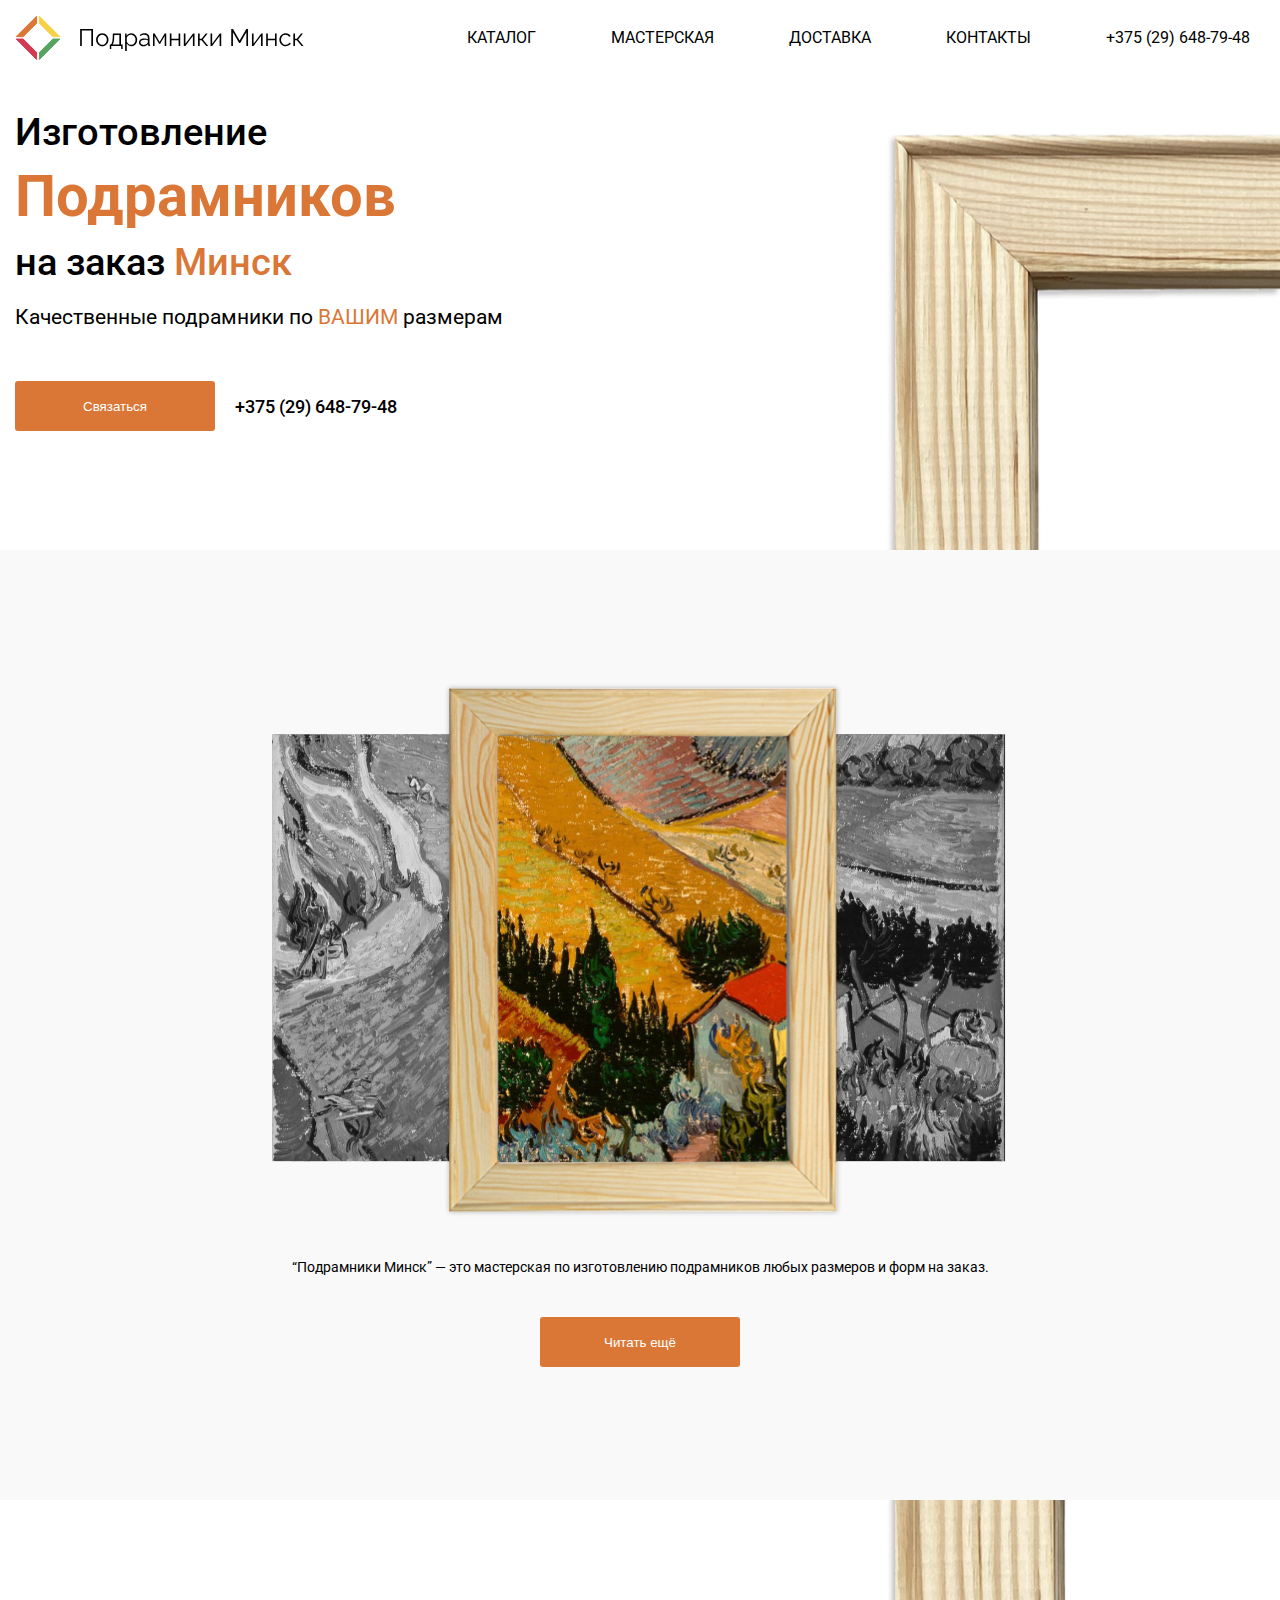
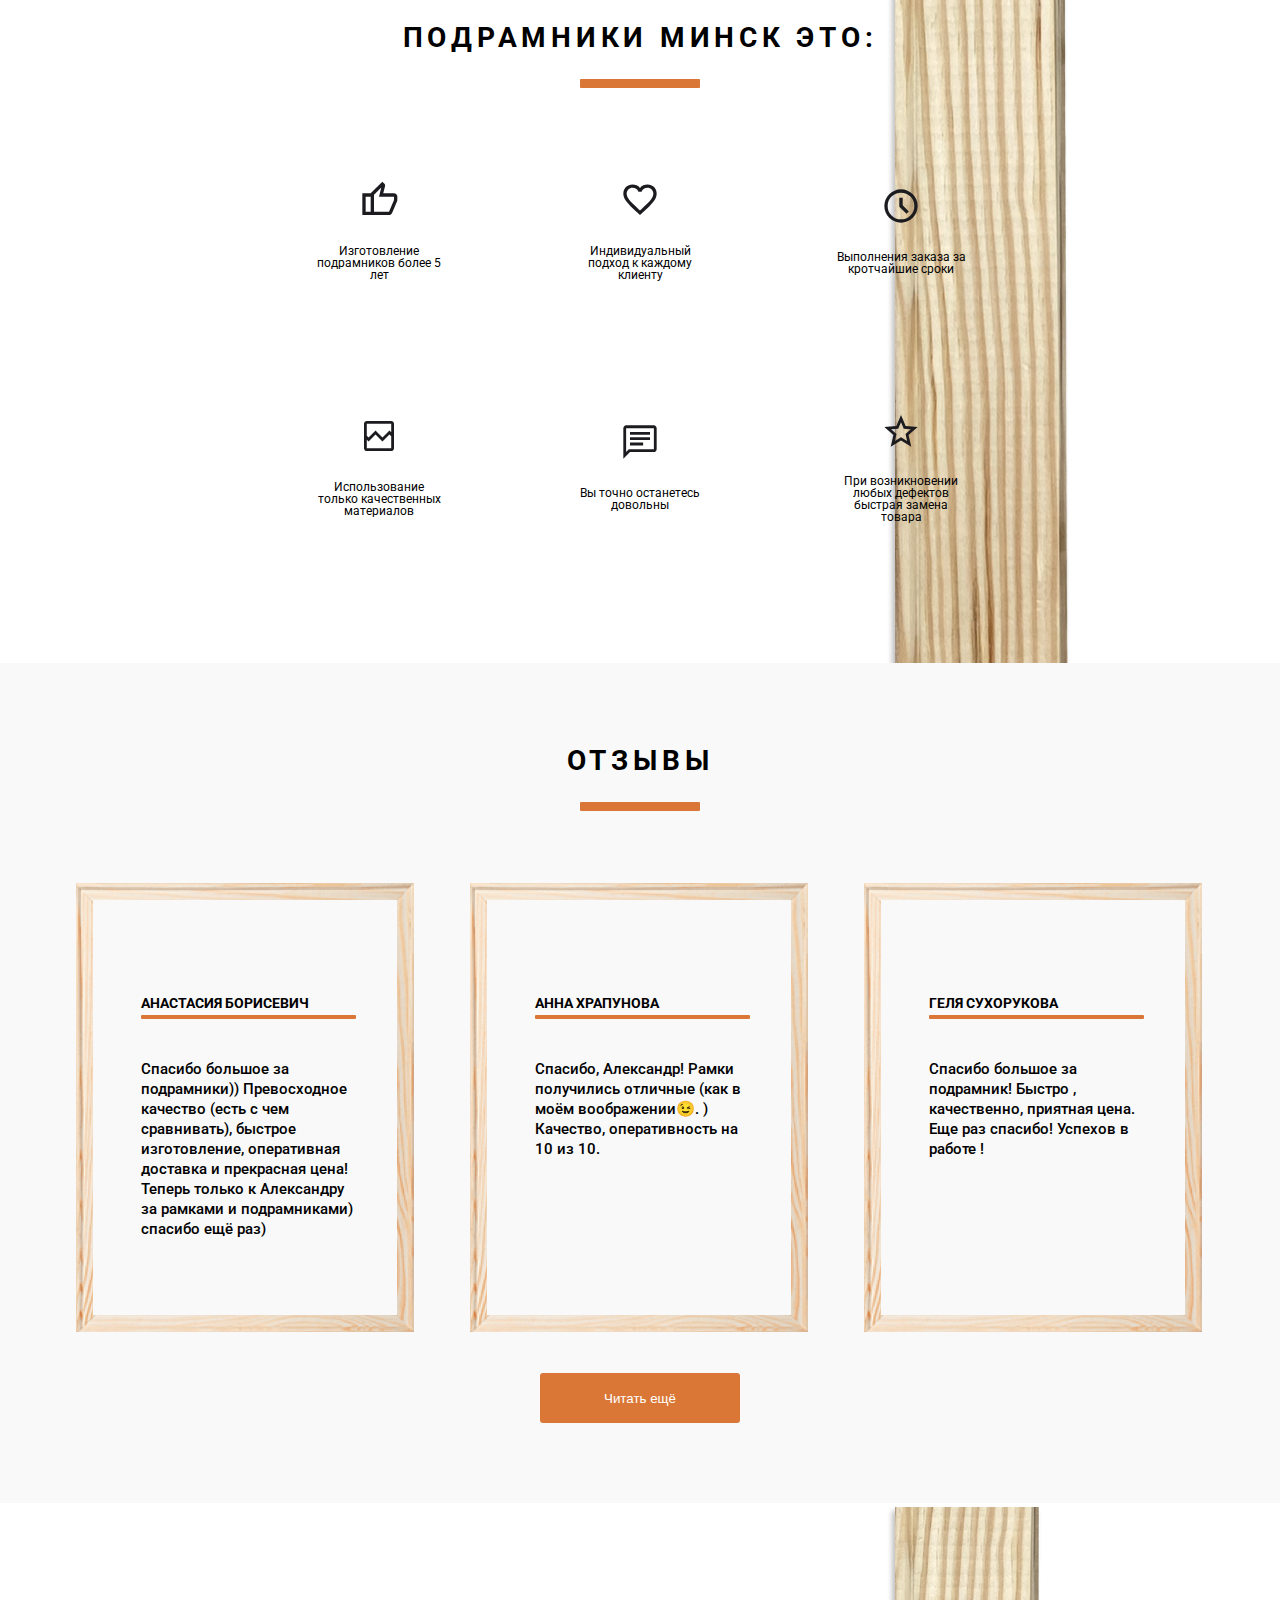
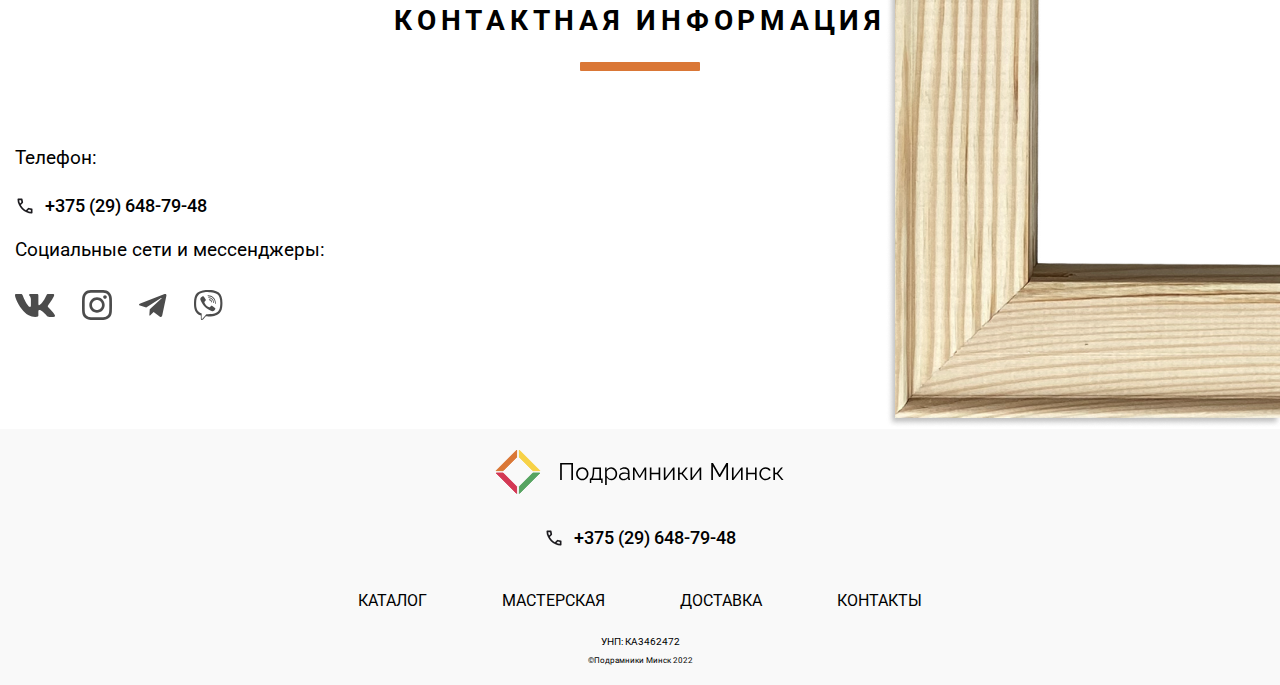
<file: index.html>
<!doctype html>
<html lang="ru">
<head>
    <meta charset="UTF-8">
    <meta
            name="viewport"
            content="width=device-width, user-scalable=no, initial-scale=1.0, maximum-scale=1.0, minimum-scale=1.0"
    >

    <meta
            http-equiv="X-UA-Compatible"
            content="ie=edge"
    >

    <meta
            name="description"
            content="Закажите качественный подрамник для холстов любых размеров быстро и удобно с доставкой по Минску и всей Беларуси"
    >

    <meta name="author" content="Levkovich Aleksandr/aleksandr.levkovicha@gmail.com">

    <meta name="keywords" content="подрамники для холстов, минск, доставка">

    <link rel="icon" type="image/png" href="img/favicon.png">

    <link rel="preconnect" href="https://fonts.googleapis.com">
    <link rel="preconnect" href="https://fonts.gstatic.com" crossorigin>
    <link
            href="https://fonts.googleapis.com/css2?family=Roboto:ital,wght@0,100;0,300;0,400;0,500;0,700;0,900;1,100;1,300;1,400;1,500;1,700;1,900&display=swap"
            rel="stylesheet"
    >

    <link
            rel="stylesheet"
            href="./css/style.css"
    >

    <link rel="stylesheet" href="./css/adaptive.css">

    <title>Подрамники для холстов "Подрамок" - купить в Минске</title>
</head>

<body>
<div class="wrapper">
    <header role="banner" class="header">
        <div class="header__container">
            <div class="header__body">
                <a href="index.html" class="header__logo logo">
                    <img src="./img/logo.svg" alt="Логотип подрамок" title="Подрамок">
                </a>

                <div class="header__burger"><span></span></div>

                <nav id="menu" class="header__menu menu">
                    <div class="menu__body">
                        <ul class="menu__list">
                            <li class="menu__item">
                                <a href="pages/catalog.html" class="menu__link">Каталог</a>
                            </li>
                            <li class="menu__item">
                                <a href="pages/workshop.html" class="menu__link">Мастерская</a>
                            </li>
                            <li class="menu__item">
                                <a href="pages/delivery.html" class="menu__link">Доставка</a>
                            </li>
                            <li class="menu__item">
                                <a href="pages/contacts.html" class="menu__link">Контакты</a>
                            </li>
                            <li class="menu__item">
                                <a href="tel:+375 (29) 648-79-48" class="menu__link menu__link_phone">
                                    +375 (29) 648-79-48
                                </a>
                            </li>
                        </ul>
                    </div>
                </nav>
            </div>
        </div>
    </header>

    <main class="main">
        <section class="get-started">
            <div class="get-started__container">
                <div class="get-started__block-text block-text">
                    <div class="block-text__title">
                        Изготовление
                        <h1>Подрамников</h1>
                        на заказ
                        <span>Минск</span>
                    </div>

                    <div class="block-text__subtitle">
                        Качественные подрамники по <span>вашим</span> размерам
                    </div>
                </div>
                <div class="get-started__link">
                    <a href="#contact" class="get-started__btn btn">
                        <button>
                            Связаться
                        </button>
                    </a>

                    <a href="tel:+375 (29) 648-79-48" class="get-started__phone">
                        +375 (29) 648-79-48
                    </a>
                </div>
            </div>
        </section>

        <section class="about">
            <div class="about__container">
                <div class="about__body">
                    <img src="img/aboutImg.svg" class="about__img" alt="Картина в подрамнике"
                         title="Преобрази свои картины">

                    <div class="about__text">
                        “Подрамники Минск” — это мастерская по изготовлению подрамников любых размеров и форм на заказ.
                    </div>

                    <a href="pages/workshop.html" class="reviews__btn btn">
                        <button>Читать ещё</button>
                    </a>

                </div>
            </div>
        </section>

        <section class="why">
            <div class="why__container">
                <h3 class="why__title title">
                    Подрамники Минск это:
                </h3>

                <div class="why__items items">
                    <div class="items__item">
                        <svg width="40" height="40" fill="none" xmlns="http://www.w3.org/2000/svg">
                            <mask
                                    id="a" style="mask-type:alpha" maskUnits="userSpaceOnUse" x="0" y="0" width="40"
                                    height="40"
                            >
                                <path fill="#D9D9D9" d="M0 0h40v40H0z" />
                            </mask>
                            <g mask="url(#a)">
                                <path
                                        d="M30 35H11.667V13.333L23.333 1.667l2.084 2.083c.194.194.354.458.48.792.124.333.186.652.186.958v.583l-1.833 7.25H35c.889 0 1.667.334 2.333 1 .667.667 1 1.445 1 2.334V20c0 .194-.027.403-.083.625-.056.222-.111.43-.167.625l-5 11.75c-.25.556-.666 1.028-1.25 1.417C31.25 34.806 30.64 35 30 35zm-15-3.333h15L35 20v-3.333H20L22.25 7.5 15 14.75v16.917zm-3.333-18.334v3.334h-5v15h5V35H3.333V13.333h8.334z"
                                        fill="#1C1B1F"
                                />
                            </g>
                        </svg>
                        Изготовление подрамников более 5 лет
                    </div>

                    <div class="items__item">
                        <svg width="40" height="40" fill="none" xmlns="http://www.w3.org/2000/svg">
                            <mask
                                    id="a" style="mask-type:alpha" maskUnits="userSpaceOnUse" x="0" y="0" width="40"
                                    height="40"
                            >
                                <path fill="#D9D9D9" d="M0 0h40v40H0z" />
                            </mask>
                            <g mask="url(#a)">
                                <path
                                        d="M20 35l-2.417-2.167c-2.805-2.527-5.125-4.708-6.958-6.541-1.833-1.834-3.292-3.48-4.375-4.939-1.083-1.457-1.84-2.797-2.27-4.02a11.196 11.196 0 01-.647-3.75c0-2.61.875-4.791 2.625-6.541s3.93-2.625 6.542-2.625c1.444 0 2.82.305 4.125.916A9.881 9.881 0 0120 7.917a9.881 9.881 0 013.375-2.584 9.615 9.615 0 014.125-.916c2.611 0 4.792.875 6.542 2.625s2.625 3.93 2.625 6.541c0 1.278-.215 2.528-.645 3.75-.431 1.223-1.189 2.563-2.272 4.02-1.083 1.46-2.542 3.105-4.375 4.939-1.833 1.833-4.153 4.014-6.958 6.541L20 35zm0-4.5c2.667-2.389 4.861-4.438 6.583-6.147 1.723-1.707 3.084-3.193 4.084-4.456 1-1.265 1.694-2.39 2.083-3.377.389-.986.583-1.964.583-2.937 0-1.666-.555-3.055-1.666-4.166-1.111-1.111-2.5-1.667-4.167-1.667a6.437 6.437 0 00-3.625 1.103c-1.111.737-1.875 1.675-2.292 2.814h-3.166c-.417-1.14-1.18-2.077-2.292-2.814A6.437 6.437 0 0012.5 7.75c-1.667 0-3.056.556-4.167 1.667-1.11 1.11-1.666 2.5-1.666 4.166 0 .973.194 1.951.583 2.937.389.987 1.083 2.112 2.083 3.377 1 1.263 2.361 2.749 4.084 4.456 1.722 1.71 3.916 3.758 6.583 6.147z"
                                        fill="#1C1B1F"
                                />
                            </g>
                        </svg>

                        Индивидуальный подход к каждому клиенту
                    </div>

                    <div class="items__item">
                        <svg width="40" height="40" viewBox="0 0 40 40" fill="none" xmlns="http://www.w3.org/2000/svg">
                            <mask
                                    id="mask0_492_19" style="mask-type:alpha" maskUnits="userSpaceOnUse" x="0" y="0"
                                    width="40" height="40"
                            >
                                <rect width="40" height="40" fill="#D9D9D9" />
                            </mask>
                            <g mask="url(#mask0_492_19)">
                                <path
                                        d="M25.5 27.8334L27.8333 25.5L21.6667 19.3334V11.6667H18.3333V20.6667L25.5 27.8334ZM20 36.6667C17.6944 36.6667 15.5278 36.2289 13.5 35.3534C11.4722 34.4789 9.70833 33.2917 8.20833 31.7917C6.70833 30.2917 5.52111 28.5278 4.64666 26.5C3.77111 24.4723 3.33333 22.3056 3.33333 20C3.33333 17.6945 3.77111 15.5278 4.64666 13.5C5.52111 11.4723 6.70833 9.70837 8.20833 8.20837C9.70833 6.70837 11.4722 5.5206 13.5 4.64504C15.5278 3.7706 17.6944 3.33337 20 3.33337C22.3055 3.33337 24.4722 3.7706 26.5 4.64504C28.5278 5.5206 30.2917 6.70837 31.7917 8.20837C33.2917 9.70837 34.4789 11.4723 35.3533 13.5C36.2289 15.5278 36.6667 17.6945 36.6667 20C36.6667 22.3056 36.2289 24.4723 35.3533 26.5C34.4789 28.5278 33.2917 30.2917 31.7917 31.7917C30.2917 33.2917 28.5278 34.4789 26.5 35.3534C24.4722 36.2289 22.3055 36.6667 20 36.6667ZM20 33.3334C23.6944 33.3334 26.8405 32.035 29.4383 29.4384C32.035 26.8406 33.3333 23.6945 33.3333 20C33.3333 16.3056 32.035 13.1595 29.4383 10.5617C26.8405 7.96504 23.6944 6.66671 20 6.66671C16.3056 6.66671 13.16 7.96504 10.5633 10.5617C7.96555 13.1595 6.66666 16.3056 6.66666 20C6.66666 23.6945 7.96555 26.8406 10.5633 29.4384C13.16 32.035 16.3056 33.3334 20 33.3334Z"
                                        fill="#1C1B1F"
                                />
                            </g>
                        </svg>

                        Выполнения заказа за кротчайшие сроки
                    </div>

                    <div class="items__item">
                        <svg width="40" height="40" fill="none" xmlns="http://www.w3.org/2000/svg">
                            <mask
                                    id="a" style="mask-type:alpha" maskUnits="userSpaceOnUse" x="0" y="0" width="40"
                                    height="40"
                            >
                                <path fill="#D9D9D9" d="M0 0h40v40H0z" />
                            </mask>
                            <g mask="url(#a)">
                                <path
                                        d="M7.792 35c-.75 0-1.403-.278-1.959-.833C5.278 33.611 5 32.958 5 32.208V7.792c0-.75.278-1.403.833-1.959C6.389 5.278 7.042 5 7.792 5h24.416c.75 0 1.403.278 1.959.833.555.556.833 1.209.833 1.959v24.416c0 .75-.278 1.403-.833 1.959-.556.555-1.209.833-1.959.833H7.792zm1.75-13.417l7-7 6.916 6.959 7-6.959 1.75 1.75V7.792H7.792v12.041l1.75 1.75zm-1.75 10.625h24.416V20.292l-1.75-1.792-7 6.958-6.916-6.916-7 7-1.75-1.75v8.416zm0 0V20.292v2.75-15.25 24.416z"
                                        fill="#1C1B1F"
                                />
                            </g>
                        </svg>

                        Использование только качественных материалов
                    </div>

                    <div class="items__item">
                        <svg width="40" height="40" fill="none" xmlns="http://www.w3.org/2000/svg">
                            <mask
                                    id="a" style="mask-type:alpha" maskUnits="userSpaceOnUse" x="0" y="0" width="40"
                                    height="40"
                            >
                                <path fill="#D9D9D9" d="M0 0h40v40H0z" />
                            </mask>
                            <g mask="url(#a)">
                                <path
                                        d="M10 23.375h13.125v-2.792H10v2.792zm0-5.292h20v-2.791H10v2.791zm0-5.291h20v-2.75H10v2.75zM3.333 36.667V6.125c0-.75.278-1.403.834-1.958.555-.556 1.208-.834 1.958-.834h27.75c.75 0 1.403.278 1.958.834.556.555.834 1.208.834 1.958v21.083c0 .75-.278 1.403-.834 1.959-.555.555-1.208.833-1.958.833H10l-6.667 6.667zm2.792-6.709l2.708-2.75h25.042V6.125H6.125v23.833z"
                                        fill="#1C1B1F"
                                />
                            </g>
                        </svg>

                        Вы точно останетесь довольны
                    </div>

                    <div class="items__item">
                        <svg width="40" height="40" viewBox="0 0 40 40" fill="none" xmlns="http://www.w3.org/2000/svg">
                            <mask
                                    id="mask0_492_25" style="mask-type:alpha" maskUnits="userSpaceOnUse" x="0" y="0"
                                    width="40" height="40"
                            >
                                <rect width="40" height="40" fill="#D9D9D9" />
                            </mask>
                            <g mask="url(#mask0_492_25)">
                                <path
                                        d="M13.875 30.875L20 27.208L26.125 30.917L24.5 23.958L29.875 19.292L22.792 18.667L20 12.125L17.208 18.625L10.125 19.25L15.5 23.958L13.875 30.875ZM9.70799 36.667L12.417 24.958L3.33299 17.083L15.333 16.042L20 5L24.667 16.042L36.667 17.083L27.583 24.958L30.292 36.667L20 30.458L9.70799 36.667Z"
                                        fill="#1C1B1F"
                                />
                            </g>
                        </svg>

                        При возникновении любых дефектов быстрая замена товара
                    </div>
                </div>
            </div>
        </section>

        <section class="reviews">
            <div class="reviews__container">
                <h3 class="reviews__title title">
                    Отзывы
                </h3>

                <div class="reviews__items">
                    <div class="reviews__item item">
                        <div class="item__body">
                            <div class="item__author">
                                Анастасия Борисевич
                            </div>

                            <div class="item__review">
                                Спасибо большое за подрамники)) Превосходное качество (есть с чем сравнивать), быстрое
                                изготовление, оперативная доставка и прекрасная цена! Теперь только к Александру за
                                рамками и подрамниками) спасибо ещё раз)
                            </div>
                        </div>
                    </div>

                    <div class="reviews__item item">
                        <div class="item__body">
                            <div class="item__author">
                                Анна Храпунова
                            </div>

                            <div class="item__review">
                                Спасибо, Александр! Рамки получились отличные (как в моём воображении😉. ) Качество,
                                оперативность на 10 из 10.
                            </div>
                        </div>
                    </div>

                    <div class="reviews__item item">
                        <div class="item__body">
                            <div class="item__author">
                                Геля Сухорукова
                            </div>

                            <div class="item__review">
                                Спасибо большое за подрамник! Быстро , качественно, приятная цена. Еще раз спасибо!
                                Успехов в работе !
                            </div>
                        </div>
                    </div>
                </div>

                <a href="pages/feedback.html" class="reviews__btn btn"><button>Читать ещё</button></a>
            </div>
        </section>

        <section class="contact" id="contact">
            <div class="contact__container">
                <h3 class="contact__title title">
                    Контактная информация
                </h3>

                <div class="contact__info">
                    Телефон:
                    <div class="contact__phone">
                        <svg width="20" height="20" viewBox="0 0 50 50" fill="none" xmlns="http://www.w3.org/2000/svg">
                            <mask
                                    id="mask0_431_352" style="mask-type:alpha" maskUnits="userSpaceOnUse" x="0" y="0"
                                    width="50" height="50"
                            >
                                <rect width="50" height="50" fill="#D9D9D9" />
                            </mask>
                            <g mask="url(#mask0_431_352)">
                                <path
                                        d="M41.5625 43.75C37.0833 43.75 32.7174 42.7514 28.4646 40.7542C24.2104 38.7583 20.4431 36.1194 17.1625 32.8375C13.8806 29.5569 11.2417 25.7896 9.24583 21.5354C7.24861 17.2826 6.25 12.9167 6.25 8.4375C6.25 7.8125 6.45833 7.29167 6.875 6.875C7.29167 6.45833 7.8125 6.25 8.4375 6.25H16.875C17.3611 6.25 17.7951 6.40625 18.1771 6.71875C18.559 7.03125 18.7847 7.43056 18.8542 7.91667L20.2083 15.2083C20.2778 15.6944 20.2694 16.1368 20.1833 16.5354C20.0958 16.9354 19.8958 17.2917 19.5833 17.6042L14.5312 22.7083C15.9896 25.2083 17.8215 27.5521 20.0271 29.7396C22.2312 31.9271 24.6528 33.8194 27.2917 35.4167L32.1875 30.5208C32.5 30.2083 32.9083 29.9736 33.4125 29.8167C33.9153 29.6611 34.4097 29.6181 34.8958 29.6875L42.0833 31.1458C42.5694 31.25 42.9687 31.484 43.2812 31.8479C43.5937 32.2132 43.75 32.6389 43.75 33.125V41.5625C43.75 42.1875 43.5417 42.7083 43.125 43.125C42.7083 43.5417 42.1875 43.75 41.5625 43.75ZM12.5521 18.75L15.9896 15.3125L15.1042 10.4167H10.4688C10.6424 11.8403 10.8854 13.2465 11.1979 14.6354C11.5104 16.0243 11.9618 17.3958 12.5521 18.75ZM31.1979 37.3958C32.5521 37.9861 33.9326 38.4549 35.3396 38.8021C36.7451 39.1493 38.1597 39.375 39.5833 39.4792V34.8958L34.6875 33.9062L31.1979 37.3958Z"
                                        fill="#1C1B1F"
                                />
                            </g>
                        </svg>


                        <a href="tel:+375 (29) 648-79-48">
                            +375 (29) 648-79-48
                        </a>
                    </div>

                    Социальные сети и мессенджеры:

                    <div class="contact__links">
                        <a href="https://vk.com/podramnikiminsk" target="_blank">
                            <svg
                                    width="40" height="23" viewBox="0 0 40 23" fill="none"
                                    xmlns="http://www.w3.org/2000/svg"
                            >
                                <path
                                        d="M39.0884 1.55969C39.3631 0.66125 39.0884 0 37.7666 0H33.3929C32.2791 0 31.7667 0.567812 31.492 1.20031C31.492 1.20031 29.2643 6.45437 26.1158 9.86125C25.0985 10.8459 24.6307 11.1622 24.0738 11.1622C23.7991 11.1622 23.3758 10.8459 23.3758 9.9475V1.55969C23.3758 0.481562 23.0639 0 22.1431 0H15.267C14.569 0 14.1532 0.503125 14.1532 0.970312C14.1532 1.99094 15.7274 2.22812 15.8908 5.10313V11.3419C15.8908 12.7075 15.6383 12.9591 15.0814 12.9591C13.5963 12.9591 9.98744 7.68344 7.84886 1.64594C7.41818 0.474375 6.99492 0 5.87365 0H1.49997C0.25247 0 0 0.567812 0 1.20031C0 2.32156 1.48512 7.89188 6.91324 15.2519C10.5295 20.2759 15.6235 23 20.257 23C23.0416 23 23.3832 22.3962 23.3832 21.3541C23.3832 16.5528 23.1308 16.1 24.5268 16.1C25.1728 16.1 26.2866 16.4163 28.8856 18.8384C31.8558 21.7134 32.3459 23 34.0093 23H38.3829C39.6304 23 40.2616 22.3962 39.8978 21.2031C39.0661 18.6947 33.4449 13.5341 33.1924 13.1891C32.5464 12.3841 32.7321 12.0247 33.1924 11.3059C33.1999 11.2987 38.5389 4.025 39.0884 1.55969Z"
                                        fill="#4C4C4C"
                                />
                            </svg>
                        </a>
                        <a href="https://www.instagram.com/p/Ca-WnIFI_Z1/" target="_blank">
                            <svg
                                    width="30" height="30" viewBox="0 0 30 30" fill="none"
                                    xmlns="http://www.w3.org/2000/svg"
                            >
                                <path
                                        d="M15.0033 7.30838C10.7468 7.30838 7.31344 10.7425 7.31344 15C7.31344 19.2575 10.7468 22.6916 15.0033 22.6916C19.2599 22.6916 22.6933 19.2575 22.6933 15C22.6933 10.7425 19.2599 7.30838 15.0033 7.30838ZM15.0033 20.0006C12.2527 20.0006 10.0039 17.758 10.0039 15C10.0039 12.242 12.246 9.99944 15.0033 9.99944C17.7607 9.99944 20.0028 12.242 20.0028 15C20.0028 17.758 17.754 20.0006 15.0033 20.0006ZM24.8015 6.99375C24.8015 7.99119 23.9983 8.7878 23.0078 8.7878C22.0106 8.7878 21.2142 7.98449 21.2142 6.99375C21.2142 6.00301 22.0173 5.19971 23.0078 5.19971C23.9983 5.19971 24.8015 6.00301 24.8015 6.99375ZM29.8946 8.81457C29.7808 6.41136 29.232 4.28261 27.4718 2.52873C25.7184 0.774852 23.5901 0.225929 21.1874 0.105433C18.7111 -0.0351445 11.2889 -0.0351445 8.81261 0.105433C6.41662 0.219235 4.28834 0.768158 2.52817 2.52204C0.767987 4.27591 0.225878 6.40466 0.10541 8.80788C-0.0351366 11.2847 -0.0351366 18.7086 0.10541 21.1854C0.219186 23.5886 0.767987 25.7174 2.52817 27.4713C4.28834 29.2251 6.40993 29.7741 8.81261 29.8946C11.2889 30.0351 18.7111 30.0351 21.1874 29.8946C23.5901 29.7808 25.7184 29.2318 27.4718 27.4713C29.2253 25.7174 29.7741 23.5886 29.8946 21.1854C30.0351 18.7086 30.0351 11.2914 29.8946 8.81457ZM26.6955 23.843C26.1735 25.1551 25.1629 26.1659 23.8444 26.6947C21.8701 27.478 17.1852 27.2972 15.0033 27.2972C12.8215 27.2972 8.12995 27.4713 6.1623 26.6947C4.85053 26.1726 3.83993 25.1618 3.31121 23.843C2.52817 21.8682 2.70887 17.1823 2.70887 15C2.70887 12.8177 2.53486 8.12507 3.31121 6.15698C3.83324 4.84492 4.84384 3.8341 6.1623 3.30525C8.13664 2.52204 12.8215 2.70278 15.0033 2.70278C17.1852 2.70278 21.8767 2.52873 23.8444 3.30525C25.1562 3.8274 26.1668 4.83822 26.6955 6.15698C27.4785 8.13176 27.2978 12.8177 27.2978 15C27.2978 17.1823 27.4785 21.8749 26.6955 23.843Z"
                                        fill="#4C4C4C"
                                />
                            </svg>
                        </a>
                        <a
                                href="https://t.me/podramnik_minsk"
                                target="_blank"
                        >
                            <svg
                                    width="28" height="23" viewBox="0 0 28 23" fill="none"
                                    xmlns="http://www.w3.org/2000/svg"
                            >
                                <path
                                        d="M27.3471 2.09385L23.2085 21.6116C22.8963 22.9891 22.082 23.332 20.9249 22.683L14.619 18.0362L11.5762 20.9627C11.2395 21.2994 10.9578 21.581 10.3089 21.581L10.7619 15.1588L22.4493 4.59785C22.9575 4.14481 22.3391 3.89379 21.6596 4.34684L7.21102 13.4445L0.990807 11.4976C-0.362213 11.0752 -0.386702 10.1446 1.27243 9.49566L25.6023 0.122482C26.7288 -0.299954 27.7145 0.373494 27.3471 2.09385Z"
                                        fill="#4C4C4C"
                                />
                            </svg>

                        </a>
                        <a href="" target="_blank">
                            <svg
                                    width="29" height="30" viewBox="0 0 29 30" fill="none"
                                    xmlns="http://www.w3.org/2000/svg"
                            >
                                <path
                                        d="M25.2396 2.92125C24.4956 2.23579 21.4842 0.0505185 14.7702 0.0212253C14.7702 0.0212253 6.85522 -0.453324 3.00023 3.08529C0.85597 5.22956 0.100205 8.37564 0.0181842 12.2716C-0.0638368 16.1676 -0.163434 23.4675 6.87279 25.4477H6.87865L6.87279 28.4708C6.87279 28.4708 6.82592 29.6952 7.63441 29.9413C8.60695 30.2459 9.1811 29.3144 10.1126 28.3126C10.6223 27.7619 11.3254 26.9534 11.8585 26.3382C16.6743 26.7425 20.3711 25.8168 20.7929 25.6821C21.7655 25.3657 27.2667 24.6627 28.1572 17.3628C29.0829 9.82859 27.712 5.07137 25.2396 2.92125ZM26.054 16.8121C25.2982 22.9051 20.8398 23.2917 20.0196 23.5554C19.6681 23.6667 16.4165 24.4752 12.333 24.2115C12.333 24.2115 9.28655 27.8849 8.33745 28.8399C8.02694 29.1504 7.68714 29.1211 7.693 28.5059C7.693 28.1017 7.71643 23.4851 7.71643 23.4851C7.71058 23.4851 7.71058 23.4851 7.71643 23.4851C1.75234 21.8329 2.10386 15.6169 2.1683 12.3654C2.23275 9.11383 2.84791 6.44815 4.66408 4.65541C7.92735 1.6968 14.6472 2.13619 14.6472 2.13619C20.3242 2.15963 23.0426 3.87035 23.6754 4.4445C25.7669 6.23724 26.8332 10.5258 26.054 16.8121ZM17.9105 12.0783C17.9339 12.5821 17.1781 12.6173 17.1547 12.1135C17.0903 10.8246 16.4868 10.1977 15.2448 10.1274C14.7409 10.0981 14.7878 9.34232 15.2858 9.37161C16.9204 9.45949 17.8284 10.3969 17.9105 12.0783ZM19.0998 12.7403C19.1584 10.2563 17.6058 8.3112 14.6589 8.09443C14.1609 8.05928 14.2137 7.30351 14.7116 7.33867C18.1097 7.58473 19.92 9.92233 19.8555 12.7579C19.8497 13.2617 19.0881 13.2383 19.0998 12.7403ZM21.8533 13.5254C21.8592 14.0292 21.0976 14.0351 21.0976 13.5312C21.0624 8.75646 17.8812 6.15522 14.0203 6.12593C13.5223 6.12007 13.5223 5.37016 14.0203 5.37016C18.3381 5.39946 21.8123 8.3815 21.8533 13.5254ZM21.1913 19.2727V19.2844C20.5586 20.3976 19.3751 21.6279 18.1565 21.2354L18.1448 21.2178C16.9086 20.8721 13.9969 19.3723 12.1573 17.9076C11.2082 17.1577 10.3411 16.2731 9.67322 15.4236C9.06978 14.6678 8.46048 13.7715 7.86876 12.6935C6.62087 10.4379 6.34551 9.4302 6.34551 9.4302C5.95299 8.2116 7.17744 7.02816 8.29644 6.39542H8.30816C8.84715 6.11421 9.36271 6.20795 9.70837 6.62391C9.70837 6.62391 10.4348 7.49099 10.7454 7.91867C11.0383 8.31706 11.4308 8.95565 11.6359 9.31303C11.9932 9.95162 11.7706 10.6019 11.4191 10.8714L10.7161 11.4339C10.3587 11.7209 10.4056 12.2541 10.4056 12.2541C10.4056 12.2541 11.4484 16.1969 15.3444 17.1929C15.3444 17.1929 15.8775 17.2398 16.1646 16.8824L16.727 16.1794C16.9965 15.8278 17.6468 15.6052 18.2854 15.9626C19.1466 16.4488 20.2422 17.2046 20.9687 17.8901C21.3788 18.224 21.4725 18.7337 21.1913 19.2727Z"
                                        fill="#4C4C4C"
                                />
                            </svg>
                        </a>
                    </div>
                </div>
            </div>
        </section>
    </main>

    <footer role="contentinfo" class="footer">
        <div class="footer__container">
            <div class="footer__logo">
                <a href="index.html" class="logo">
                    <img src="./img/logo.svg" alt="Логотип подрамок" title="Подрамок">
                </a>
            </div>

            <div class="contact__info">
                <div class="contact__phone">
                    <svg width="20" height="20" viewBox="0 0 50 50" fill="none" xmlns="http://www.w3.org/2000/svg">
                        <mask
                                id="mask0_431_352" style="mask-type:alpha" maskUnits="userSpaceOnUse" x="0" y="0"
                                width="50" height="50"
                        >
                            <rect width="50" height="50" fill="#D9D9D9" />
                        </mask>
                        <g mask="url(#mask0_431_352)">
                            <path
                                    d="M41.5625 43.75C37.0833 43.75 32.7174 42.7514 28.4646 40.7542C24.2104 38.7583 20.4431 36.1194 17.1625 32.8375C13.8806 29.5569 11.2417 25.7896 9.24583 21.5354C7.24861 17.2826 6.25 12.9167 6.25 8.4375C6.25 7.8125 6.45833 7.29167 6.875 6.875C7.29167 6.45833 7.8125 6.25 8.4375 6.25H16.875C17.3611 6.25 17.7951 6.40625 18.1771 6.71875C18.559 7.03125 18.7847 7.43056 18.8542 7.91667L20.2083 15.2083C20.2778 15.6944 20.2694 16.1368 20.1833 16.5354C20.0958 16.9354 19.8958 17.2917 19.5833 17.6042L14.5312 22.7083C15.9896 25.2083 17.8215 27.5521 20.0271 29.7396C22.2312 31.9271 24.6528 33.8194 27.2917 35.4167L32.1875 30.5208C32.5 30.2083 32.9083 29.9736 33.4125 29.8167C33.9153 29.6611 34.4097 29.6181 34.8958 29.6875L42.0833 31.1458C42.5694 31.25 42.9687 31.484 43.2812 31.8479C43.5937 32.2132 43.75 32.6389 43.75 33.125V41.5625C43.75 42.1875 43.5417 42.7083 43.125 43.125C42.7083 43.5417 42.1875 43.75 41.5625 43.75ZM12.5521 18.75L15.9896 15.3125L15.1042 10.4167H10.4688C10.6424 11.8403 10.8854 13.2465 11.1979 14.6354C11.5104 16.0243 11.9618 17.3958 12.5521 18.75ZM31.1979 37.3958C32.5521 37.9861 33.9326 38.4549 35.3396 38.8021C36.7451 39.1493 38.1597 39.375 39.5833 39.4792V34.8958L34.6875 33.9062L31.1979 37.3958Z"
                                    fill="#1C1B1F"
                            />
                        </g>
                    </svg>


                    <a href="tel:+375 (29) 648-79-48">
                        +375 (29) 648-79-48
                    </a>
                </div>
            </div>

            <nav id="footer-menu" class="footer__menu menu">
                <div class="menu__body">
                    <ul class="menu__list">
                        <li class="menu__item">
                            <a href="pages/catalog.html" class="menu__link">Каталог</a>
                        </li>
                        <li class="menu__item">
                            <a href="pages/workshop.html" class="menu__link">Мастерская</a>
                        </li>
                        <li class="menu__item">
                            <a href="pages/delivery.html" class="menu__link">Доставка</a>
                        </li>
                        <li class="menu__item">
                            <a href="pages/contacts.html" class="menu__link">Контакты</a>
                        </li>
                    </ul>
                </div>
            </nav>

            <div class="custom">
                <small>УНП: КА3462472</small>
            </div>

            <div class="copyright">
                ©Подрамники Минск 2022
            </div>

        </div>
    </footer>
</div>
<script src="./js/burger.js"></script>
<script src="./js/main.js"></script>
</body>
</html>
</file>
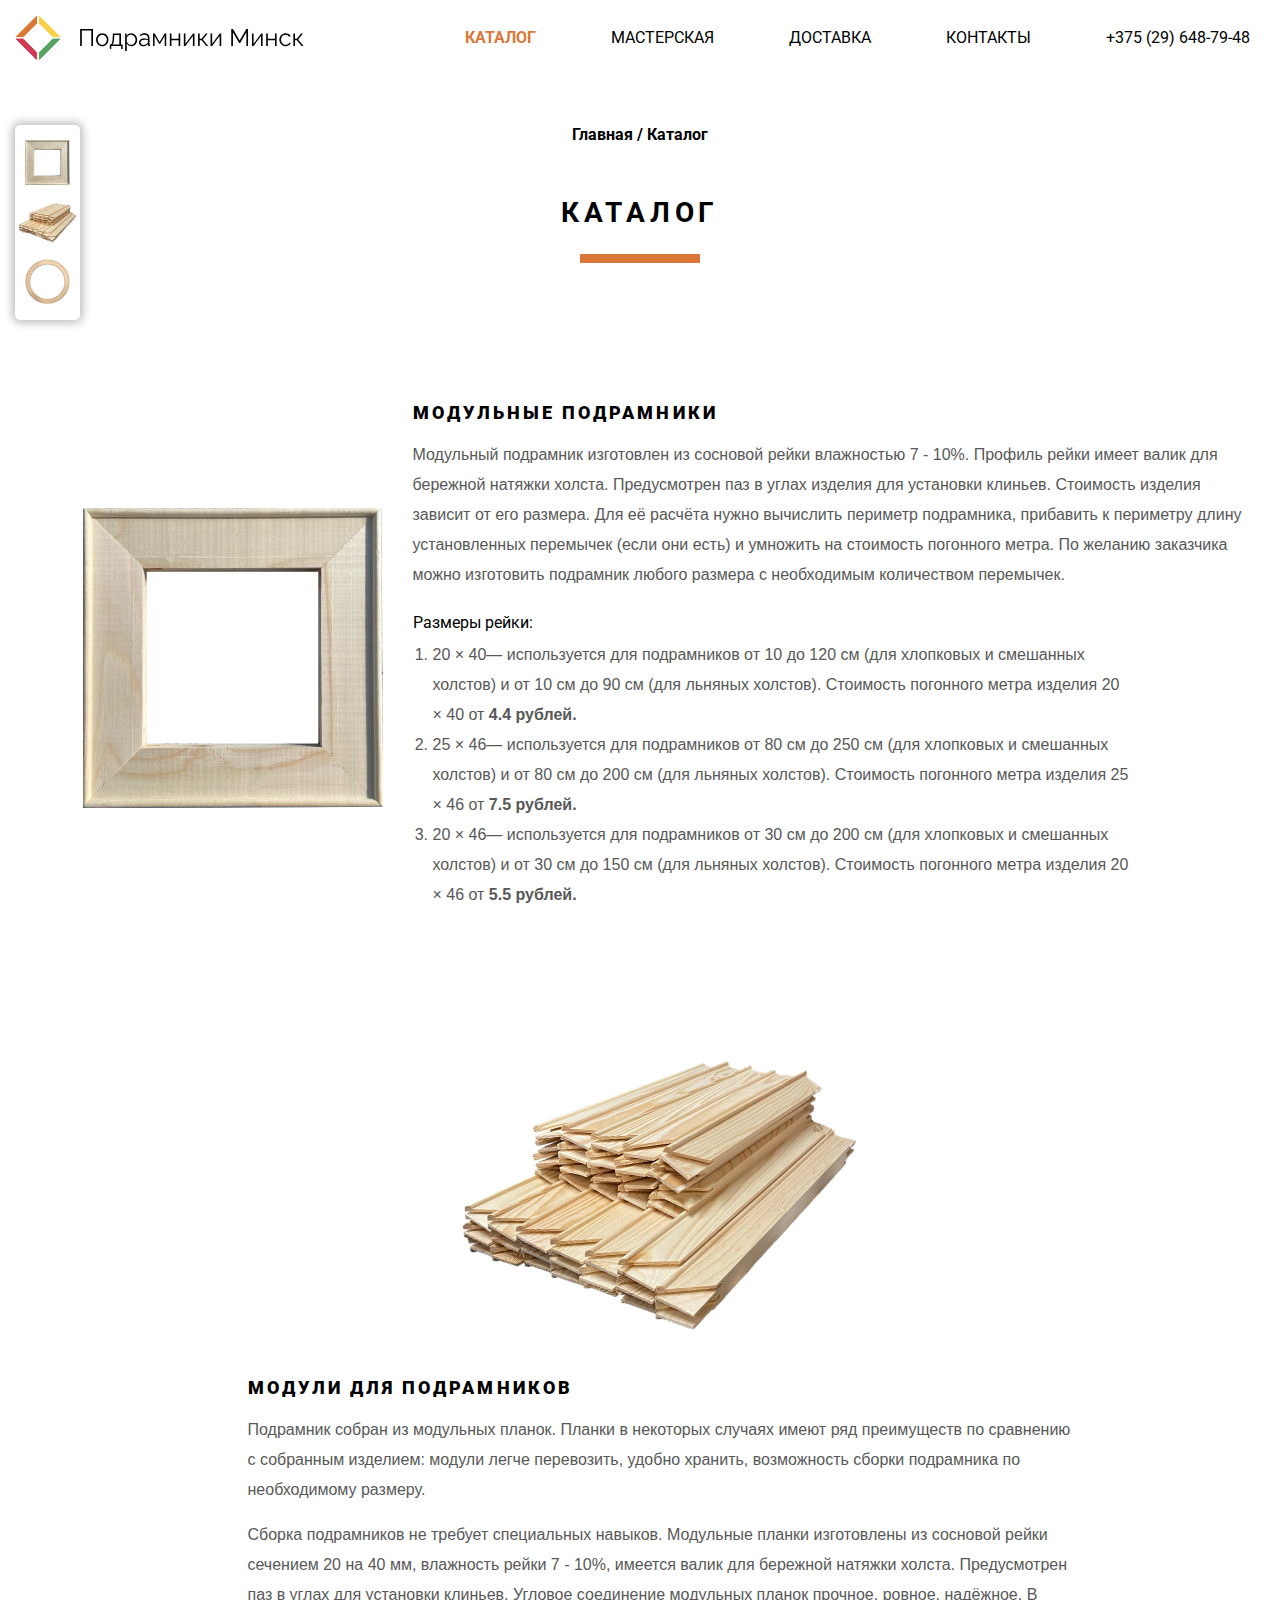
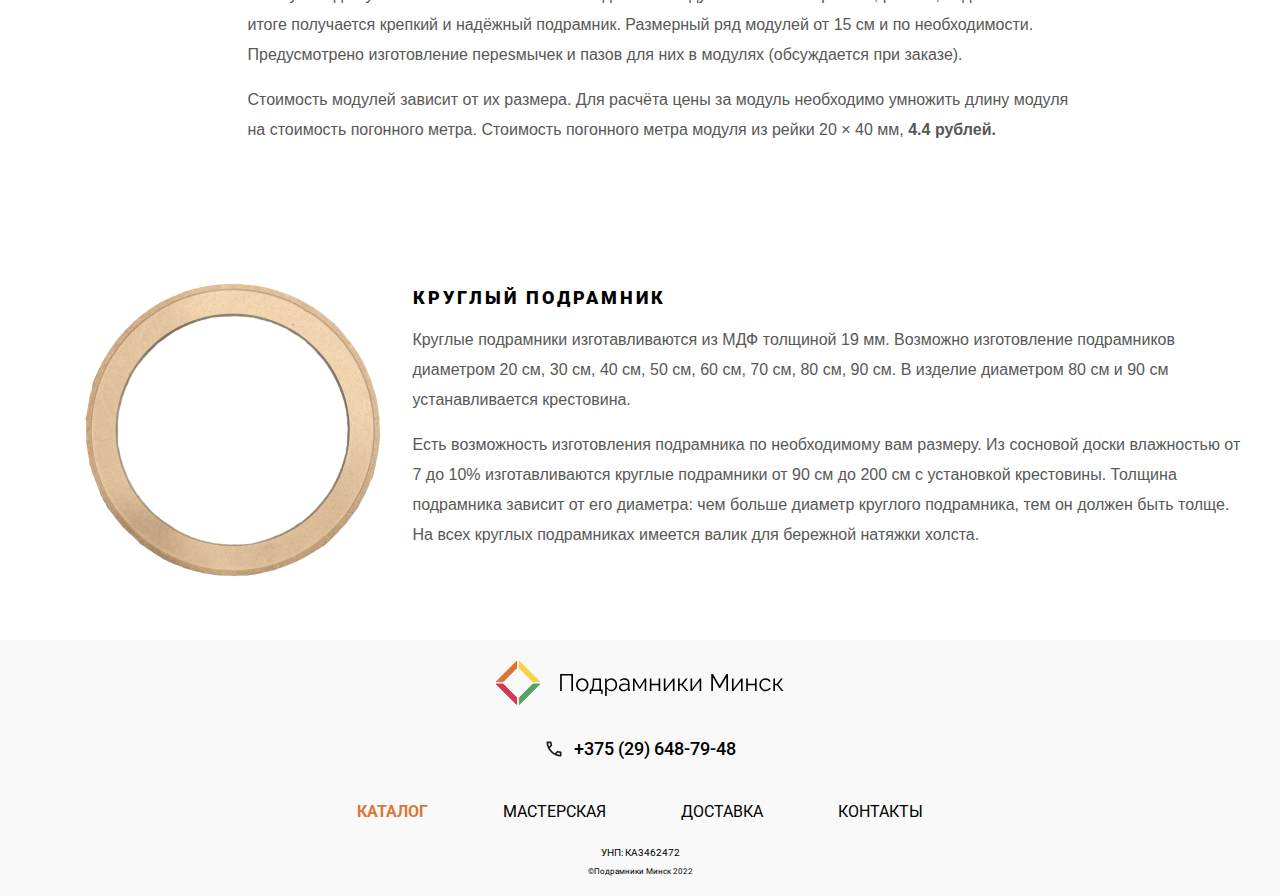
<file: pages/catalog.html>
<!DOCTYPE html>
<html lang="ru">
<head>
    <meta charset="UTF-8">

    <meta
            name="viewport"
            content="width=device-width, user-scalable=no, initial-scale=1.0, maximum-scale=1.0, minimum-scale=1.0"
    >

    <meta
            http-equiv="X-UA-Compatible"
            content="ie=edge"
    >

    <meta
            name="description"
            content="Ознакомьтесь с ассортиментом подрамников и выберите необходимую вам размер, комплектацию, форму по оптимальной цене"
    >

    <meta name="author" content="Levkovich Aleksandr/aleksandr.levkovicha@gmail.com">

    <meta name="keywords" content="подрамники для холстов, минск, доставка">

    <link rel="icon" type="image/png" href="../img/favicon.png">

    <link rel="preconnect" href="https://fonts.googleapis.com">
    <link rel="preconnect" href="https://fonts.gstatic.com" crossorigin>
    <link
            href="https://fonts.googleapis.com/css2?family=Roboto:ital,wght@0,100;0,300;0,400;0,500;0,700;0,900;1,100;1,300;1,400;1,500;1,700;1,900&display=swap"
            rel="stylesheet"
    >

    <link
            rel="stylesheet"
            href="../css/style.css"
    >

    <link rel="stylesheet" href="../css/adaptive.css">

    <title>Подрамники для холстов "Подрамок" - каталог</title>
</head>

<body>
<div class="wrapper">
    <header role="banner" class="header">
        <div class="header__container">
            <div class="header__body">
                <a href="../index.html" class="header__logo logo">
                    <img src="../img/logo.svg" alt="Логотип подрамок" title="Подрамок">
                </a>

                <div class="header__burger"><span></span></div>

                <nav id="menu" class="header__menu menu">
                    <div class="menu__body">
                        <ul class="menu__list">
                            <li class="menu__item">
                                <a class="menu__link active">Каталог</a>
                            </li>
                            <li class="menu__item">
                                <a href="workshop.html" class="menu__link">Мастерская</a>
                            </li>
                            <li class="menu__item">
                                <a href="delivery.html" class="menu__link">Доставка</a>
                            </li>
                            <li class="menu__item">
                                <a href="contacts.html" class="menu__link">Контакты</a>
                            </li>
                            <li class="menu__item">
                                <a href="tel:+375 (29) 648-79-48" class="menu__link menu__link_phone">
                                    +375 (29) 648-79-48
                                </a>
                            </li>
                        </ul>
                    </div>
                </nav>
            </div>
        </div>
    </header>

    <main class="main">
        <section class="catalog">
            <aside class="catalog__navbar navbar">
                <a href="#module40">
                    <img
                            src="../img/Catalog/podramnik-icon.png" alt="Ссылка на модульный подрамник"
                            title="Ссылка на модульный подрамник"
                    >
                </a>
                <a href="#module">
                    <img
                            src="../img/Catalog/modules-icon.png" alt="Ссылка на модули для подрамников"
                            title="Ссылка на модули для подрамников"
                    >
                </a>

                <a href="#round">
                    <img
                            src="../img/Catalog/round-icon.png" alt="Ссылка на круглый подрамник для подрамников"
                            title="Ссылка на круглый подрамник для подрамников"
                    >
                </a>
            </aside>

            <div class="catalog__container">
                <div class="catalog__breadcrumbs breadcrumbs">
                    <a href="../index.html">Главная</a> / Каталог
                </div>

                <h1 class="catalog__title title">
                    Каталог
                </h1>

                <div class="catalog__content">
                    <div class="catalog__services">
                        <article id="module40" class="catalog__service service">
                            <img
                                    src="../img/Catalog/podramnik.png" alt="Модульные подрамники"
                                    title="Модульные подрамники"
                            >

                            <div class="service__text">
                                <h4>
                                    <strong>
                                        Модульные подрамники
                                    </strong>
                                </h4>

                                <p>
                                    Модульный подрамник изготовлен из сосновой рейки влажностью 7 - 10%. Профиль рейки
                                    имеет валик для бережной натяжки холста. Предусмотрен паз в углах изделия для
                                    установки клиньев.
                                    Стоимость изделия зависит от его размера. Для её расчёта нужно вычислить периметр
                                    подрамника, прибавить к периметру длину установленных перемычек (если они есть) и
                                    умножить на стоимость погонного метра.
                                    По желанию заказчика можно изготовить подрамник любого размера с необходимым
                                    количеством перемычек.
                                </p>

                                <h5>Размеры рейки:</h5>

                                <ol type="1">
                                    <li>
                                        20 × 40— используется для подрамников от 10 до 120 см (для хлопковых и смешанных
                                        холстов) и от 10 см до 90 см (для льняных холстов). Стоимость погонного метра
                                        изделия 20 × 40 от <b>4.4 рублей.</b>
                                    </li>

                                    <li>
                                        25 × 46— используется для подрамников от 80 см до 250 см (для хлопковых и
                                        смешанных холстов) и от 80 см до 200 см (для льняных холстов). Стоимость
                                        погонного метра изделия 25 × 46 от <b>7.5 рублей.</b>
                                    </li>

                                    <li>
                                        20 × 46— используется для подрамников от 30 см до 200 см (для хлопковых
                                        и смешанных холстов) и от 30 см до 150 см (для льняных холстов). Стоимость
                                        погонного метра изделия 20 × 46 от <b>5.5 рублей.</b>
                                    </li>
                                </ol>
                            </div>
                        </article>

                        <article id="module" class="catalog__service service">
                            <img
                                    src="../img/Catalog/modules.png" alt="Модули для подрамников"
                                    title="Модули для подрамников"
                            >

                            <div class="service__text">
                                <h4>
                                    <strong>
                                        Модули для подрамников
                                    </strong>
                                </h4>

                                <p>
                                    Подрамник собран из модульных планок. Планки в некоторых случаях имеют ряд
                                    преимуществ по сравнению с собранным изделием: модули легче перевозить, удобно
                                    хранить, возможность сборки подрамника по необходимому размеру.
                                </p>
                                <p>
                                    Сборка подрамников не требует специальных навыков. Модульные планки изготовлены из
                                    сосновой рейки
                                    сечением 20 на 40 мм, влажность рейки 7 - 10%, имеется валик для бережной натяжки
                                    холста. Предусмотрен паз в углах для установки клиньев. Угловое соединение модульных
                                    планок прочное, ровное, надёжное. В итоге получается крепкий и надёжный подрамник.
                                    Размерный ряд модулей от 15 см и по необходимости. Предусмотрено изготовление
                                    переsмычек и пазов для них в модулях (обсуждается при заказе).
                                </p>
                                <p>

                                    Стоимость модулей
                                    зависит от их размера. Для расчёта цены за модуль необходимо умножить длину модуля
                                    на стоимость погонного метра. Стоимость погонного метра модуля из рейки 20 × 40 мм,
                                    <b>
                                        4.4 рублей.
                                    </b>
                                </p>
                            </div>
                        </article>

                        <article id="round" class="catalog__service service">
                            <img src="../img/Catalog/round.png" alt="Круглый подрамник" title="Круглый подрамник">

                            <div class="service__text">
                                <h4>
                                    <strong>
                                        Круглый подрамник
                                    </strong>
                                </h4>

                                <p>
                                    Круглые подрамники изготавливаются из МДФ толщиной 19 мм. Возможно изготовление
                                    подрамников диаметром 20 см, 30 см, 40 см, 50 см, 60 см, 70 см, 80 см, 90 см. В
                                    изделие диаметром 80 см и 90 см устанавливается крестовина.
                                </p>

                                <p>
                                    Есть возможность изготовления подрамника по необходимому вам размеру. Из сосновой
                                    доски влажностью от 7 до 10% изготавливаются круглые подрамники от 90 см до 200 см с
                                    установкой крестовины. Толщина подрамника зависит от его диаметра: чем больше
                                    диаметр круглого подрамника, тем он должен быть толще.
                                    На всех круглых подрамниках имеется валик для бережной натяжки холста.
                                </p>
                            </div>
                        </article>
                    </div>
                </div>
            </div>
        </section>
    </main>

    <footer role="contentinfo" class="footer">
        <div class="footer__container">
            <div class="footer__logo">
                <a href="../index.html" class="logo">
                    <img src="../img/logo.svg" alt="Логотип подрамок" title="Подрамок">
                </a>

            </div>

            <div class="contact__info">
                <div class="contact__phone">
                    <svg width="20" height="20" viewBox="0 0 50 50" fill="none" xmlns="http://www.w3.org/2000/svg">
                        <mask
                                id="mask0_431_352" style="mask-type:alpha" maskUnits="userSpaceOnUse" x="0" y="0"
                                width="50" height="50"
                        >
                            <rect width="50" height="50" fill="#D9D9D9" />
                        </mask>
                        <g mask="url(#mask0_431_352)">
                            <path
                                    d="M41.5625 43.75C37.0833 43.75 32.7174 42.7514 28.4646 40.7542C24.2104 38.7583 20.4431 36.1194 17.1625 32.8375C13.8806 29.5569 11.2417 25.7896 9.24583 21.5354C7.24861 17.2826 6.25 12.9167 6.25 8.4375C6.25 7.8125 6.45833 7.29167 6.875 6.875C7.29167 6.45833 7.8125 6.25 8.4375 6.25H16.875C17.3611 6.25 17.7951 6.40625 18.1771 6.71875C18.559 7.03125 18.7847 7.43056 18.8542 7.91667L20.2083 15.2083C20.2778 15.6944 20.2694 16.1368 20.1833 16.5354C20.0958 16.9354 19.8958 17.2917 19.5833 17.6042L14.5312 22.7083C15.9896 25.2083 17.8215 27.5521 20.0271 29.7396C22.2312 31.9271 24.6528 33.8194 27.2917 35.4167L32.1875 30.5208C32.5 30.2083 32.9083 29.9736 33.4125 29.8167C33.9153 29.6611 34.4097 29.6181 34.8958 29.6875L42.0833 31.1458C42.5694 31.25 42.9687 31.484 43.2812 31.8479C43.5937 32.2132 43.75 32.6389 43.75 33.125V41.5625C43.75 42.1875 43.5417 42.7083 43.125 43.125C42.7083 43.5417 42.1875 43.75 41.5625 43.75ZM12.5521 18.75L15.9896 15.3125L15.1042 10.4167H10.4688C10.6424 11.8403 10.8854 13.2465 11.1979 14.6354C11.5104 16.0243 11.9618 17.3958 12.5521 18.75ZM31.1979 37.3958C32.5521 37.9861 33.9326 38.4549 35.3396 38.8021C36.7451 39.1493 38.1597 39.375 39.5833 39.4792V34.8958L34.6875 33.9062L31.1979 37.3958Z"
                                    fill="#1C1B1F"
                            />
                        </g>
                    </svg>


                    <a href="tel:+375 (29) 648-79-48">
                        +375 (29) 648-79-48
                    </a>
                </div>
            </div>

            <nav id="footer-menu" class="header__menu menu">
                <div class="menu__body">
                    <ul class="menu__list">
                        <li class="menu__item">
                            <a class="menu__link active">Каталог</a>
                        </li>
                        <li class="menu__item">
                            <a href="workshop.html" class="menu__link">Мастерская</a>
                        </li>
                        <li class="menu__item">
                            <a href="delivery.html" class="menu__link">Доставка</a>
                        </li>
                        <li class="menu__item">
                            <a href="contacts.html" class="menu__link">Контакты</a>
                        </li>
                    </ul>
                </div>
            </nav>

            <div class="custom">
                <small>УНП: КА3462472</small>
            </div>

            <div class="copyright">
                ©Подрамники Минск 2022
            </div>
        </div>
    </footer>
</div>
<script src="../js/main.js"></script>
<script src="../js/burger.js"></script>
</body>
</html>
</file>
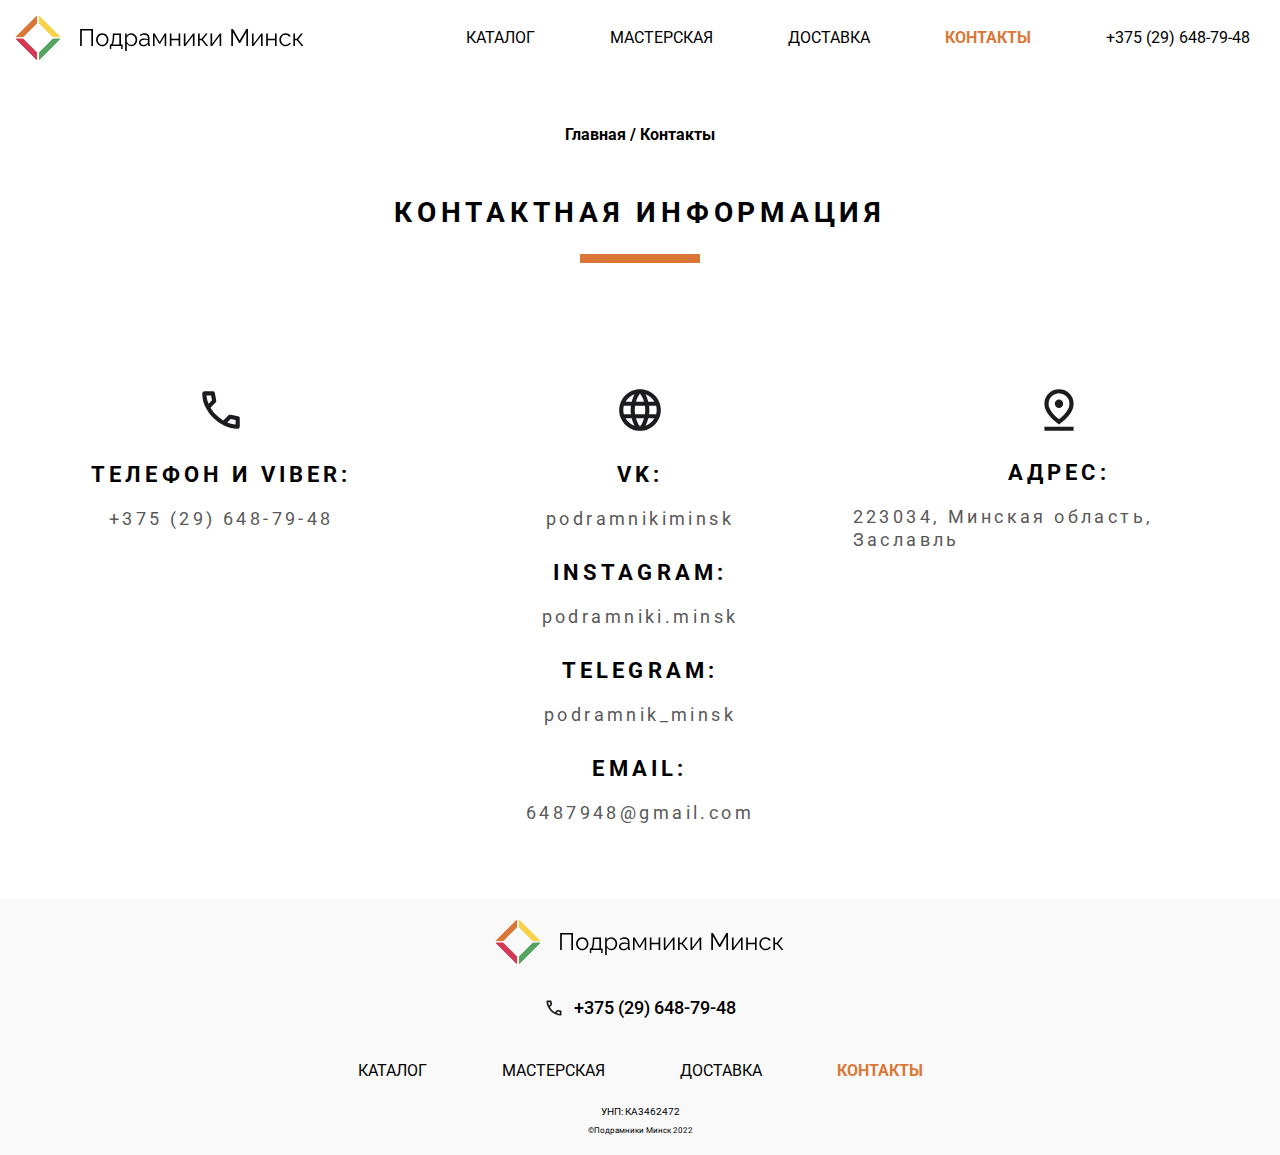
<file: pages/contacts.html>
<!DOCTYPE html>
<html lang="ru">
<head>
    <meta charset="UTF-8">

    <meta
            name="viewport"
            content="width=device-width, user-scalable=no, initial-scale=1.0, maximum-scale=1.0, minimum-scale=1.0"
    >

    <meta
            http-equiv="X-UA-Compatible"
            content="ie=edge"
    >

    <meta name="description" content="Заказать подрамник можно через Instagram, Telegram, Vk, Viber или по телефону">

    <meta name="author" content="Levkovich Aleksandr/aleksandr.levkovicha@gmail.com">

    <meta name="keywords" content="подрамники для холстов, минск, доставка">

    <link rel="icon" type="image/png" href="../img/favicon.png">

    <link rel="preconnect" href="https://fonts.googleapis.com">
    <link rel="preconnect" href="https://fonts.gstatic.com" crossorigin>
    <link
            href="https://fonts.googleapis.com/css2?family=Roboto:ital,wght@0,100;0,300;0,400;0,500;0,700;0,900;1,100;1,300;1,400;1,500;1,700;1,900&display=swap"
            rel="stylesheet"
    >

    <link
            rel="stylesheet"
            href="../css/style.css"
    >

    <link rel="stylesheet" href="../css/adaptive.css">

    <title>Подрамники для холстов "Подрамок" - контакты</title>
</head>

<body>
<div class="wrapper">
    <header role="banner" class="header">
        <div class="header__container">
            <div class="header__body">
                <a href="../index.html" class="header__logo logo">
                    <img src="../img/logo.svg" alt="Логотип подрамок" title="Подрамок">
                </a>

                <div class="header__burger"><span></span></div>

                <nav id="menu" class="header__menu menu">
                    <div class="menu__body">
                        <ul class="menu__list">
                            <li class="menu__item">
                                <a href="catalog.html" class="menu__link">Каталог</a>
                            </li>
                            <li class="menu__item">
                                <a href="workshop.html" class="menu__link">Мастерская</a>
                            </li>
                            <li class="menu__item">
                                <a href="delivery.html" class="menu__link">Доставка</a>
                            </li>
                            <li class="menu__item">
                                <a class="menu__link active">Контакты</a>
                            </li>
                            <li class="menu__item">
                                <a href="tel:+375 (29) 648-79-48" class="menu__link menu__link_phone">
                                    +375 (29) 648-79-48
                                </a>
                            </li>
                        </ul>
                    </div>
                </nav>
            </div>
        </div>
    </header>

    <main class="main">
        <section class="contact-page">
            <div class="contact-page__container">
                <div class="contact-page__breadcrumbs breadcrumbs">
                    <a href="../index.html">Главная</a> / Контакты
                </div>

                <h1 class="contact-page__title title">
                    Контактная информация
                </h1>

                <div class="contact-page__content">
                    <div class="phone contact-page__column">
                        <div class="phone__icon icon">
                            <svg
                                    width="50" height="50" viewBox="0 0 50 50" fill="none"
                                    xmlns="http://www.w3.org/2000/svg"
                            >
                                <mask
                                        id="mask0_431_352" style="mask-type:alpha" maskUnits="userSpaceOnUse" x="0"
                                        y="0" width="50" height="50"
                                >
                                    <rect width="50" height="50" fill="#D9D9D9" />
                                </mask>
                                <g mask="url(#mask0_431_352)">
                                    <path
                                            d="M41.5625 43.75C37.0833 43.75 32.7174 42.7514 28.4646 40.7542C24.2104 38.7583 20.4431 36.1194 17.1625 32.8375C13.8806 29.5569 11.2417 25.7896 9.24583 21.5354C7.24861 17.2826 6.25 12.9167 6.25 8.4375C6.25 7.8125 6.45833 7.29167 6.875 6.875C7.29167 6.45833 7.8125 6.25 8.4375 6.25H16.875C17.3611 6.25 17.7951 6.40625 18.1771 6.71875C18.559 7.03125 18.7847 7.43056 18.8542 7.91667L20.2083 15.2083C20.2778 15.6944 20.2694 16.1368 20.1833 16.5354C20.0958 16.9354 19.8958 17.2917 19.5833 17.6042L14.5312 22.7083C15.9896 25.2083 17.8215 27.5521 20.0271 29.7396C22.2312 31.9271 24.6528 33.8194 27.2917 35.4167L32.1875 30.5208C32.5 30.2083 32.9083 29.9736 33.4125 29.8167C33.9153 29.6611 34.4097 29.6181 34.8958 29.6875L42.0833 31.1458C42.5694 31.25 42.9687 31.484 43.2812 31.8479C43.5937 32.2132 43.75 32.6389 43.75 33.125V41.5625C43.75 42.1875 43.5417 42.7083 43.125 43.125C42.7083 43.5417 42.1875 43.75 41.5625 43.75ZM12.5521 18.75L15.9896 15.3125L15.1042 10.4167H10.4688C10.6424 11.8403 10.8854 13.2465 11.1979 14.6354C11.5104 16.0243 11.9618 17.3958 12.5521 18.75ZM31.1979 37.3958C32.5521 37.9861 33.9326 38.4549 35.3396 38.8021C36.7451 39.1493 38.1597 39.375 39.5833 39.4792V34.8958L34.6875 33.9062L31.1979 37.3958Z"
                                            fill="#1C1B1F"
                                    />
                                </g>
                            </svg>
                        </div>

                        <div class="phone__phone-number links">
                            <h5>
                                Телефон и Viber:
                            </h5>

                            <a href="tel:+375 (29) 648-79-48">
                                +375 (29) 648-79-48
                            </a>
                        </div>
                    </div>

                    <div class="social-network contact-page__column">
                        <div class="social-network__icon icon">
                            <svg
                                    width="50" height="50" viewBox="0 0 50 50" fill="none"
                                    xmlns="http://www.w3.org/2000/svg"
                            >
                                <mask
                                        id="mask0_431_345" style="mask-type:alpha" maskUnits="userSpaceOnUse" x="0"
                                        y="0" width="50" height="50"
                                >
                                    <rect width="50" height="50" fill="#D9D9D9" />
                                </mask>
                                <g mask="url(#mask0_431_345)">
                                    <path
                                            d="M25.0001 45.8333C22.1529 45.8333 19.4619 45.2861 16.9272 44.1917C14.3924 43.0986 12.1792 41.6056 10.2876 39.7125C8.39453 37.8208 6.90147 35.6076 5.80842 33.0729C4.71397 30.5382 4.16675 27.8472 4.16675 25C4.16675 22.1181 4.71397 19.4188 5.80842 16.9021C6.90147 14.384 8.39453 12.1792 10.2876 10.2875C12.1792 8.39445 14.3924 6.9007 16.9272 5.80626C19.4619 4.7132 22.1529 4.16667 25.0001 4.16667C27.882 4.16667 30.5813 4.7132 33.098 5.80626C35.6161 6.9007 37.8209 8.39445 39.7126 10.2875C41.6056 12.1792 43.0987 14.384 44.1918 16.9021C45.2862 19.4188 45.8334 22.1181 45.8334 25C45.8334 27.8472 45.2862 30.5382 44.1918 33.0729C43.0987 35.6076 41.6056 37.8208 39.7126 39.7125C37.8209 41.6056 35.6161 43.0986 33.098 44.1917C30.5813 45.2861 27.882 45.8333 25.0001 45.8333ZM25.0001 41.5625C25.9029 40.3125 26.6841 39.0104 27.3438 37.6563C28.0036 36.3021 28.5417 34.8611 28.9584 33.3333H21.0418C21.4584 34.8611 21.9966 36.3021 22.6563 37.6563C23.3161 39.0104 24.0973 40.3125 25.0001 41.5625ZM19.5834 40.7292C18.9584 39.5833 18.4119 38.3938 17.9438 37.1604C17.4744 35.9285 17.0834 34.6528 16.7709 33.3333H10.6251C11.632 35.0695 12.8904 36.5799 14.4001 37.8646C15.9112 39.1493 17.639 40.1042 19.5834 40.7292ZM30.4168 40.7292C32.3612 40.1042 34.0883 39.1493 35.598 37.8646C37.1091 36.5799 38.3681 35.0695 39.3751 33.3333H33.2292C32.9167 34.6528 32.5265 35.9285 32.0584 37.1604C31.589 38.3938 31.0418 39.5833 30.4168 40.7292ZM8.85425 29.1667H15.9376C15.8334 28.4722 15.7549 27.7861 15.7022 27.1083C15.6508 26.432 15.6251 25.7292 15.6251 25C15.6251 24.2708 15.6508 23.5681 15.7022 22.8917C15.7549 22.2139 15.8334 21.5278 15.9376 20.8333H8.85425C8.68064 21.5278 8.55008 22.2139 8.46258 22.8917C8.37647 23.5681 8.33342 24.2708 8.33342 25C8.33342 25.7292 8.37647 26.432 8.46258 27.1083C8.55008 27.7861 8.68064 28.4722 8.85425 29.1667ZM20.1042 29.1667H29.8959C30.0001 28.4722 30.0786 27.7861 30.1313 27.1083C30.1827 26.432 30.2084 25.7292 30.2084 25C30.2084 24.2708 30.1827 23.5681 30.1313 22.8917C30.0786 22.2139 30.0001 21.5278 29.8959 20.8333H20.1042C20.0001 21.5278 19.9223 22.2139 19.8709 22.8917C19.8181 23.5681 19.7917 24.2708 19.7917 25C19.7917 25.7292 19.8181 26.432 19.8709 27.1083C19.9223 27.7861 20.0001 28.4722 20.1042 29.1667ZM34.0626 29.1667H41.1459C41.3195 28.4722 41.4501 27.7861 41.5376 27.1083C41.6237 26.432 41.6668 25.7292 41.6668 25C41.6668 24.2708 41.6237 23.5681 41.5376 22.8917C41.4501 22.2139 41.3195 21.5278 41.1459 20.8333H34.0626C34.1668 21.5278 34.2445 22.2139 34.2959 22.8917C34.3487 23.5681 34.3751 24.2708 34.3751 25C34.3751 25.7292 34.3487 26.432 34.2959 27.1083C34.2445 27.7861 34.1668 28.4722 34.0626 29.1667ZM33.2292 16.6667H39.3751C38.3681 14.9306 37.1091 13.4201 35.598 12.1354C34.0883 10.8507 32.3612 9.89584 30.4168 9.27084C31.0418 10.4167 31.589 11.6056 32.0584 12.8375C32.5265 14.0708 32.9167 15.3472 33.2292 16.6667ZM21.0418 16.6667H28.9584C28.5417 15.1389 28.0036 13.6979 27.3438 12.3438C26.6841 10.9896 25.9029 9.68751 25.0001 8.43751C24.0973 9.68751 23.3161 10.9896 22.6563 12.3438C21.9966 13.6979 21.4584 15.1389 21.0418 16.6667ZM10.6251 16.6667H16.7709C17.0834 15.3472 17.4744 14.0708 17.9438 12.8375C18.4119 11.6056 18.9584 10.4167 19.5834 9.27084C17.639 9.89584 15.9112 10.8507 14.4001 12.1354C12.8904 13.4201 11.632 14.9306 10.6251 16.6667Z"
                                            fill="#1C1B1F"
                                    />
                                </g>
                            </svg>
                        </div>

                        <div class="social-network__social-networks">
                            <div class="social-network__links links">
                                <h5>
                                    Vk:
                                </h5>
                                <a href="https://vk.com/podramnikiminsk" target="_blank">
                                    podramnikiminsk
                                </a>
                            </div>

                            <div class="social-network__links links">
                                <h5>
                                    Instagram:
                                </h5>
                                <a href="https://www.instagram.com/p/Ca-WnIFI_Z1/" target="_blank">
                                    podramniki.minsk
                                </a>
                            </div>

                            <div class="social-network__links links">
                                <h5>
                                    Telegram:
                                </h5>
                                <a href="https://t.me/podramnik_minsk" target="_blank">
                                    podramnik_minsk
                                </a>
                            </div>

                            <div class="social-network__links links">
                                <h5>
                                    Email:
                                </h5>
                                <a href="mailto: 6487948@gmail.com" target="_blank">
                                    6487948@gmail.com
                                </a>
                            </div>
                        </div>
                    </div>

                    <div class="location contact-page__column">
                        <div class="location__icon icon">
                            <svg
                                    width="50" height="50" viewBox="0 0 50 50" fill="none"
                                    xmlns="http://www.w3.org/2000/svg"
                            >
                                <mask
                                        id="mask0_428_321" style="mask-type:alpha" maskUnits="userSpaceOnUse" x="0"
                                        y="0" width="50" height="50"
                                >
                                    <rect width="50" height="50" fill="#D9D9D9" />
                                </mask>
                                <g mask="url(#mask0_428_321)">
                                    <path
                                            d="M25.0001 34.3229C28.4376 31.5451 31.0334 28.8715 32.7876 26.3021C34.5404 23.7326 35.4167 21.3195 35.4167 19.0625C35.4167 17.1181 35.0612 15.4597 34.3501 14.0875C33.6376 12.7167 32.7605 11.6056 31.7188 10.7542C30.6772 9.90417 29.5487 9.2882 28.3334 8.90626C27.1181 8.52431 26.007 8.33334 25.0001 8.33334C23.9931 8.33334 22.882 8.52431 21.6667 8.90626C20.4515 9.2882 19.323 9.90417 18.2813 10.7542C17.2397 11.6056 16.3633 12.7167 15.6522 14.0875C14.9397 15.4597 14.5834 17.1181 14.5834 19.0625C14.5834 21.3195 15.4598 23.7326 17.2126 26.3021C18.9667 28.8715 21.5626 31.5451 25.0001 34.3229ZM25.0001 39.5833C20.1042 35.9722 16.4494 32.4653 14.0355 29.0625C11.623 25.6597 10.4167 22.3264 10.4167 19.0625C10.4167 16.5972 10.8598 14.4354 11.7459 12.5771C12.6306 10.7201 13.7674 9.16667 15.1563 7.91667C16.5452 6.66667 18.1077 5.72917 19.8438 5.10417C21.5799 4.47917 23.2987 4.16667 25.0001 4.16667C26.7015 4.16667 28.4202 4.47917 30.1563 5.10417C31.8924 5.72917 33.4549 6.66667 34.8438 7.91667C36.2327 9.16667 37.3702 10.7201 38.2563 12.5771C39.1411 14.4354 39.5834 16.5972 39.5834 19.0625C39.5834 22.3264 38.3765 25.6597 35.9626 29.0625C33.5501 32.4653 29.8959 35.9722 25.0001 39.5833ZM25.0001 22.9167C26.1459 22.9167 27.1272 22.5083 27.9438 21.6917C28.7591 20.8764 29.1667 19.8958 29.1667 18.75C29.1667 17.6042 28.7591 16.6229 27.9438 15.8063C27.1272 14.991 26.1459 14.5833 25.0001 14.5833C23.8542 14.5833 22.8737 14.991 22.0584 15.8063C21.2417 16.6229 20.8334 17.6042 20.8334 18.75C20.8334 19.8958 21.2417 20.8764 22.0584 21.6917C22.8737 22.5083 23.8542 22.9167 25.0001 22.9167ZM10.4167 45.8333V41.6667H39.5834V45.8333H10.4167Z"
                                            fill="#1C1B1F"
                                    />
                                </g>
                            </svg>
                        </div>

                        <div class="location__location links">
                            <h5>
                                Адрес:
                            </h5>
                            <a>
                                223034, Минская область, Заславль
                            </a>
                        </div>
                    </div>
                </div>
            </div>
        </section>
    </main>

    <footer role="contentinfo" class="footer">
        <div class="footer__container">
            <div class="footer__logo">
                <a href="../index.html" class="logo">
                    <img src="../img/logo.svg" alt="Podramniki Minsk">
                </a>
            </div>

            <div class="contact__info">
                <div class="contact__phone">
                    <svg width="20" height="20" viewBox="0 0 50 50" fill="none" xmlns="http://www.w3.org/2000/svg">
                        <mask
                                id="mask0_431_352" style="mask-type:alpha" maskUnits="userSpaceOnUse" x="0" y="0"
                                width="50" height="50"
                        >
                            <rect width="50" height="50" fill="#D9D9D9" />
                        </mask>
                        <g mask="url(#mask0_431_352)">
                            <path
                                    d="M41.5625 43.75C37.0833 43.75 32.7174 42.7514 28.4646 40.7542C24.2104 38.7583 20.4431 36.1194 17.1625 32.8375C13.8806 29.5569 11.2417 25.7896 9.24583 21.5354C7.24861 17.2826 6.25 12.9167 6.25 8.4375C6.25 7.8125 6.45833 7.29167 6.875 6.875C7.29167 6.45833 7.8125 6.25 8.4375 6.25H16.875C17.3611 6.25 17.7951 6.40625 18.1771 6.71875C18.559 7.03125 18.7847 7.43056 18.8542 7.91667L20.2083 15.2083C20.2778 15.6944 20.2694 16.1368 20.1833 16.5354C20.0958 16.9354 19.8958 17.2917 19.5833 17.6042L14.5312 22.7083C15.9896 25.2083 17.8215 27.5521 20.0271 29.7396C22.2312 31.9271 24.6528 33.8194 27.2917 35.4167L32.1875 30.5208C32.5 30.2083 32.9083 29.9736 33.4125 29.8167C33.9153 29.6611 34.4097 29.6181 34.8958 29.6875L42.0833 31.1458C42.5694 31.25 42.9687 31.484 43.2812 31.8479C43.5937 32.2132 43.75 32.6389 43.75 33.125V41.5625C43.75 42.1875 43.5417 42.7083 43.125 43.125C42.7083 43.5417 42.1875 43.75 41.5625 43.75ZM12.5521 18.75L15.9896 15.3125L15.1042 10.4167H10.4688C10.6424 11.8403 10.8854 13.2465 11.1979 14.6354C11.5104 16.0243 11.9618 17.3958 12.5521 18.75ZM31.1979 37.3958C32.5521 37.9861 33.9326 38.4549 35.3396 38.8021C36.7451 39.1493 38.1597 39.375 39.5833 39.4792V34.8958L34.6875 33.9062L31.1979 37.3958Z"
                                    fill="#1C1B1F"
                            />
                        </g>
                    </svg>


                    <a href="tel:+375 (29) 648-79-48">
                        +375 (29) 648-79-48
                    </a>
                </div>
            </div>

            <nav id="footer-menu" class="footer__menu menu">
                <div class="menu__body">
                    <ul class="menu__list">
                        <li class="menu__item">
                            <a href="catalog.html" class="menu__link">Каталог</a>
                        </li>
                        <li class="menu__item">
                            <a href="workshop.html" class="menu__link">Мастерская</a>
                        </li>
                        <li class="menu__item">
                            <a href="delivery.html" class="menu__link">Доставка</a>
                        </li>
                        <li class="menu__item">
                            <a class="menu__link active">Контакты</a>
                        </li>
                    </ul>
                </div>
            </nav>

            <div class="custom">
                <small>УНП: КА3462472</small>
            </div>

            <div class="copyright">
                ©Подрамники Минск 2022
            </div>
        </div>
    </footer>
</div>
<script src="../js/burger.js"></script>
</body>
</html>
</file>
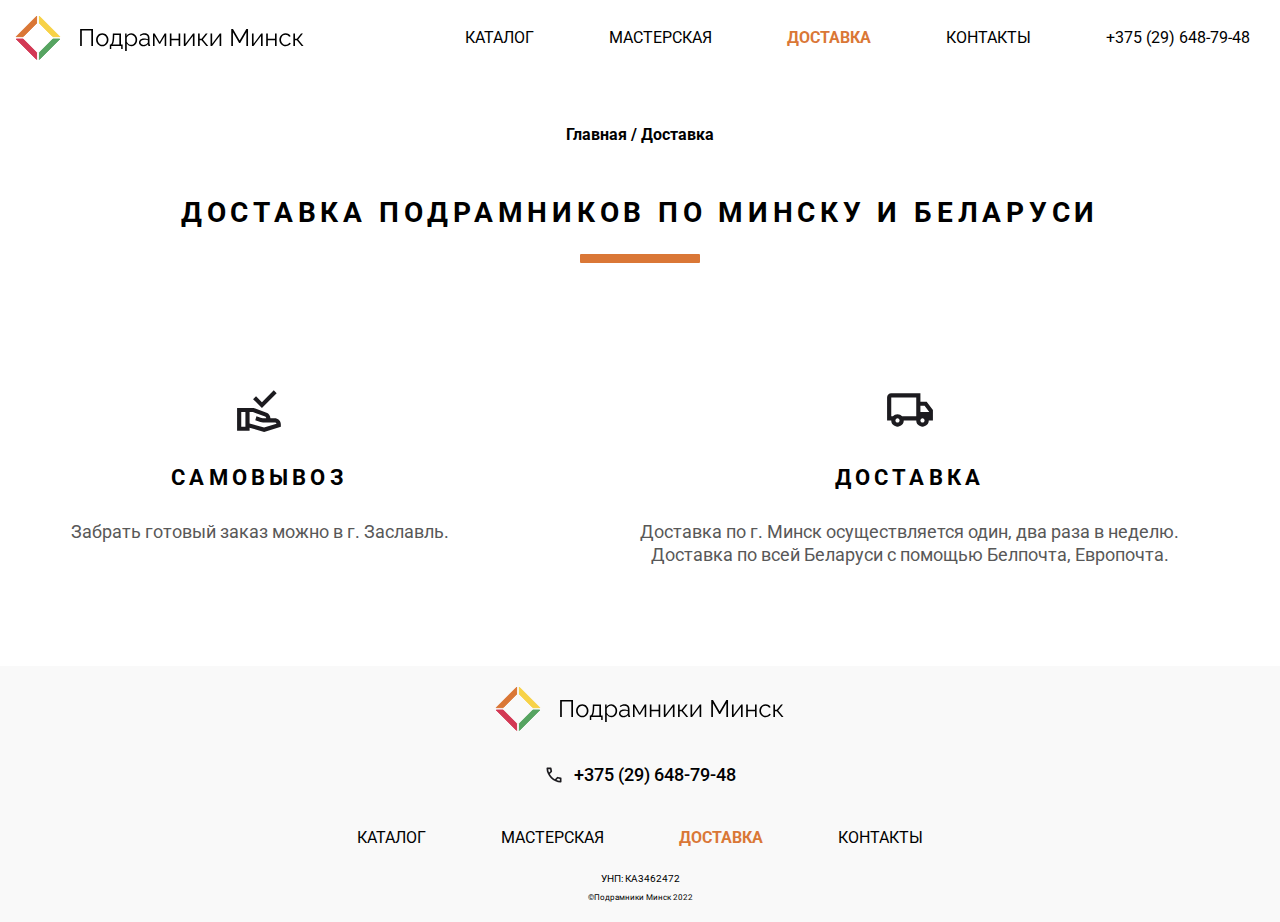
<file: pages/delivery.html>
<!DOCTYPE html>
<html lang="ru">
<head>
    <meta charset="UTF-8">

    <meta
            name="viewport"
            content="width=device-width, user-scalable=no, initial-scale=1.0, maximum-scale=1.0, minimum-scale=1.0"
    >

    <meta
            http-equiv="X-UA-Compatible"
            content="ie=edge"
    >

    <meta
            name="description"
            content="Доставка подрамников для холстов по Минску и всей Беларуси курьером, самовывоз или по почте"
    >

    <meta name="author" content="Levkovich Aleksandr/aleksandr.levkovicha@gmail.com">

    <meta name="keywords" content="подрамники для холстов, минск, доставка">

    <link rel="icon" type="image/png" href="../img/favicon.png">

    <link rel="preconnect" href="https://fonts.googleapis.com">
    <link rel="preconnect" href="https://fonts.gstatic.com" crossorigin>
    <link
            href="https://fonts.googleapis.com/css2?family=Roboto:ital,wght@0,100;0,300;0,400;0,500;0,700;0,900;1,100;1,300;1,400;1,500;1,700;1,900&display=swap"
            rel="stylesheet"
    >

    <link
            rel="stylesheet"
            href="../css/style.css"
    >

    <link rel="stylesheet" href="../css/adaptive.css">

    <title>Подрамники для холстов "Подрамок" - доставка</title>
</head>

<body>
<div class="wrapper">
    <header role="banner" class="header">
        <div class="header__container">
            <div class="header__body">
                <a href="../index.html" class="header__logo logo">
                    <img src="../img/logo.svg" alt="Логотип подрамок" title="Подрамок">
                </a>

                <div class="header__burger"><span></span></div>

                <nav id="menu" class="header__menu menu">
                    <div class="menu__body">
                        <ul class="menu__list">
                            <li class="menu__item">
                                <a href="catalog.html" class="menu__link">Каталог</a>
                            </li>
                            <li class="menu__item">
                                <a href="workshop.html" class="menu__link">Мастерская</a>
                            </li>
                            <li class="menu__item">
                                <a class="menu__link active">Доставка</a>
                            </li>
                            <li class="menu__item">
                                <a href="contacts.html" class="menu__link">Контакты</a>
                            </li>
                            <li class="menu__item">
                                <a href="tel:+375 (29) 648-79-48" class="menu__link menu__link_phone">
                                    +375 (29) 648-79-48
                                </a>
                            </li>
                        </ul>
                    </div>
                </nav>
            </div>
        </div>
    </header>

    <main class="main">
        <section class="delivery">
            <div class="delivery__container">
                <div class="delivery__breadcrumbs breadcrumbs">
                    <a href="../index.html">Главная</a> / Доставка
                </div>

                <h1 class="delivery__title title">
                    Доставка подрамников по Минску и Беларуси
                </h1>


                <div class="delivery__options">
                    <div class="delivery__col">
                        <svg width="50" height="50" viewBox="0 0 50 50" fill="none" xmlns="http://www.w3.org/2000/svg">
                            <mask
                                    id="mask0_467_61" style="mask-type:alpha" maskUnits="userSpaceOnUse" x="0" y="0"
                                    width="50" height="50"
                            >
                                <rect width="50" height="50" fill="#D9D9D9" />
                            </mask>
                            <g mask="url(#mask0_467_61)">
                                <path
                                        d="M26.9271 23.0209L18.073 14.1667L21.0417 11.25L26.9271 17.1355L38.75 5.36462L41.6667 8.28129L26.9271 23.0209ZM29.1667 46.875L14.5834 42.8125V45.8334H2.08337V22.9167H18.6459L31.5625 27.7084C32.7084 28.125 33.6375 28.8542 34.35 29.8959C35.0612 30.9375 35.4167 32.0834 35.4167 33.3334H39.5834C41.3195 33.3334 42.7952 33.9063 44.0105 35.0521C45.2257 36.198 45.8334 37.7084 45.8334 39.5834V41.6667L29.1667 46.875ZM6.25004 41.6667H10.4167V27.0834H6.25004V41.6667ZM29.0625 42.5L41.4584 38.6459C41.3542 38.2639 41.1195 37.9771 40.7542 37.7855C40.3903 37.5952 40 37.5 39.5834 37.5H29.5834C28.507 37.5 27.5348 37.4306 26.6667 37.2917C25.7987 37.1528 24.8612 36.9098 23.8542 36.5625L20.2605 35.3125L21.4584 31.3542L25.625 32.7084C26.25 32.9167 26.9792 33.073 27.8125 33.1771C28.6459 33.2813 29.7917 33.3334 31.25 33.3334C31.25 32.9514 31.1375 32.5868 30.9125 32.2396C30.6862 31.8924 30.4167 31.6667 30.1042 31.5625L17.9167 27.0834H14.5834V38.5417L29.0625 42.5Z"
                                        fill="#1C1B1F"
                                />
                            </g>
                        </svg>

                        <h5>
                            Самовывоз
                        </h5>

                        <a href="contacts.html">
                            Забрать готовый заказ можно в г. Заславль.
                        </a>
                    </div>

                    <div class="delivery__col">
                        <svg width="50" height="50" viewBox="0 0 50 50" fill="none" xmlns="http://www.w3.org/2000/svg">
                            <mask
                                    id="mask0_467_67" style="mask-type:alpha" maskUnits="userSpaceOnUse" x="0" y="0"
                                    width="50" height="50"
                            >
                                <rect width="50" height="50" fill="#D9D9D9" />
                            </mask>
                            <g mask="url(#mask0_467_67)">
                                <path
                                        d="M12.5 41.6666C10.7639 41.6666 9.28823 41.059 8.07296 39.8437C6.85768 38.6285 6.25004 37.1528 6.25004 35.4166H2.08337V12.5C2.08337 11.3541 2.49171 10.3736 3.30837 9.55831C4.12365 8.74165 5.10421 8.33331 6.25004 8.33331H35.4167V16.6666H41.6667L47.9167 25V35.4166H43.75C43.75 37.1528 43.1424 38.6285 41.9271 39.8437C40.7118 41.059 39.2362 41.6666 37.5 41.6666C35.7639 41.6666 34.2882 41.059 33.073 39.8437C31.8577 38.6285 31.25 37.1528 31.25 35.4166H18.75C18.75 37.1528 18.1424 38.6285 16.9271 39.8437C15.7118 41.059 14.2362 41.6666 12.5 41.6666ZM12.5 37.5C13.0903 37.5 13.5855 37.3 13.9855 36.9C14.3841 36.5014 14.5834 36.0069 14.5834 35.4166C14.5834 34.8264 14.3841 34.3319 13.9855 33.9333C13.5855 33.5333 13.0903 33.3333 12.5 33.3333C11.9098 33.3333 11.4146 33.5333 11.0146 33.9333C10.616 34.3319 10.4167 34.8264 10.4167 35.4166C10.4167 36.0069 10.616 36.5014 11.0146 36.9C11.4146 37.3 11.9098 37.5 12.5 37.5ZM6.25004 31.25H7.91671C8.50698 30.625 9.18407 30.1215 9.94796 29.7396C10.7118 29.3576 11.5625 29.1666 12.5 29.1666C13.4375 29.1666 14.2882 29.3576 15.0521 29.7396C15.816 30.1215 16.4931 30.625 17.0834 31.25H31.25V12.5H6.25004V31.25ZM37.5 37.5C38.0903 37.5 38.5848 37.3 38.9834 36.9C39.3834 36.5014 39.5834 36.0069 39.5834 35.4166C39.5834 34.8264 39.3834 34.3319 38.9834 33.9333C38.5848 33.5333 38.0903 33.3333 37.5 33.3333C36.9098 33.3333 36.4153 33.5333 36.0167 33.9333C35.6167 34.3319 35.4167 34.8264 35.4167 35.4166C35.4167 36.0069 35.6167 36.5014 36.0167 36.9C36.4153 37.3 36.9098 37.5 37.5 37.5ZM35.4167 27.0833H44.2709L39.5834 20.8333H35.4167V27.0833Z"
                                        fill="#1C1B1F"
                                />
                            </g>
                        </svg>

                        <h5>
                            Доставка
                        </h5>

                        <a href="contacts.html">
                            Доставка по г. Минск осуществляется один, два раза в неделю.
                            Доставка по всей Беларуси с помощью Белпочта, Европочта.
                        </a>
                    </div>
                </div>
            </div>
        </section>
    </main>

    <footer role="contentinfo" class="footer">
        <div class="footer__container">
            <div class="footer__logo">
                <a href="../index.html" class="logo">
                    <img src="../img/logo.svg" alt="Логотип подрамок" title="Подрамок">
                </a>
            </div>

            <div class="contact__info">
                <div class="contact__phone">
                    <svg width="20" height="20" viewBox="0 0 50 50" fill="none" xmlns="http://www.w3.org/2000/svg">
                        <mask
                                id="mask0_431_352" style="mask-type:alpha" maskUnits="userSpaceOnUse" x="0" y="0"
                                width="50" height="50"
                        >
                            <rect width="50" height="50" fill="#D9D9D9" />
                        </mask>
                        <g mask="url(#mask0_431_352)">
                            <path
                                    d="M41.5625 43.75C37.0833 43.75 32.7174 42.7514 28.4646 40.7542C24.2104 38.7583 20.4431 36.1194 17.1625 32.8375C13.8806 29.5569 11.2417 25.7896 9.24583 21.5354C7.24861 17.2826 6.25 12.9167 6.25 8.4375C6.25 7.8125 6.45833 7.29167 6.875 6.875C7.29167 6.45833 7.8125 6.25 8.4375 6.25H16.875C17.3611 6.25 17.7951 6.40625 18.1771 6.71875C18.559 7.03125 18.7847 7.43056 18.8542 7.91667L20.2083 15.2083C20.2778 15.6944 20.2694 16.1368 20.1833 16.5354C20.0958 16.9354 19.8958 17.2917 19.5833 17.6042L14.5312 22.7083C15.9896 25.2083 17.8215 27.5521 20.0271 29.7396C22.2312 31.9271 24.6528 33.8194 27.2917 35.4167L32.1875 30.5208C32.5 30.2083 32.9083 29.9736 33.4125 29.8167C33.9153 29.6611 34.4097 29.6181 34.8958 29.6875L42.0833 31.1458C42.5694 31.25 42.9687 31.484 43.2812 31.8479C43.5937 32.2132 43.75 32.6389 43.75 33.125V41.5625C43.75 42.1875 43.5417 42.7083 43.125 43.125C42.7083 43.5417 42.1875 43.75 41.5625 43.75ZM12.5521 18.75L15.9896 15.3125L15.1042 10.4167H10.4688C10.6424 11.8403 10.8854 13.2465 11.1979 14.6354C11.5104 16.0243 11.9618 17.3958 12.5521 18.75ZM31.1979 37.3958C32.5521 37.9861 33.9326 38.4549 35.3396 38.8021C36.7451 39.1493 38.1597 39.375 39.5833 39.4792V34.8958L34.6875 33.9062L31.1979 37.3958Z"
                                    fill="#1C1B1F"
                            />
                        </g>
                    </svg>

                    <a href="tel:+375 (29) 648-79-48">
                        +375 (29) 648-79-48
                    </a>
                </div>
            </div>

            <nav id="footer-menu" class="footer__menu menu">
                <div class="menu__body">
                    <ul class="menu__list">
                        <li class="menu__item">
                            <a href="catalog.html" class="menu__link">Каталог</a>
                        </li>
                        <li class="menu__item">
                            <a href="workshop.html" class="menu__link">Мастерская</a>
                        </li>
                        <li class="menu__item">
                            <a class="menu__link active">Доставка</a>
                        </li>
                        <li class="menu__item">
                            <a href="contacts.html" class="menu__link">Контакты</a>
                        </li>
                    </ul>
                </div>
            </nav>

            <div class="custom">
                <small>УНП: КА3462472</small>
            </div>

            <div class="copyright">
                ©Подрамники Минск 2022
            </div>
        </div>
    </footer>
</div>
<script src="../js/burger.js"></script>
</body>
</html>
</file>
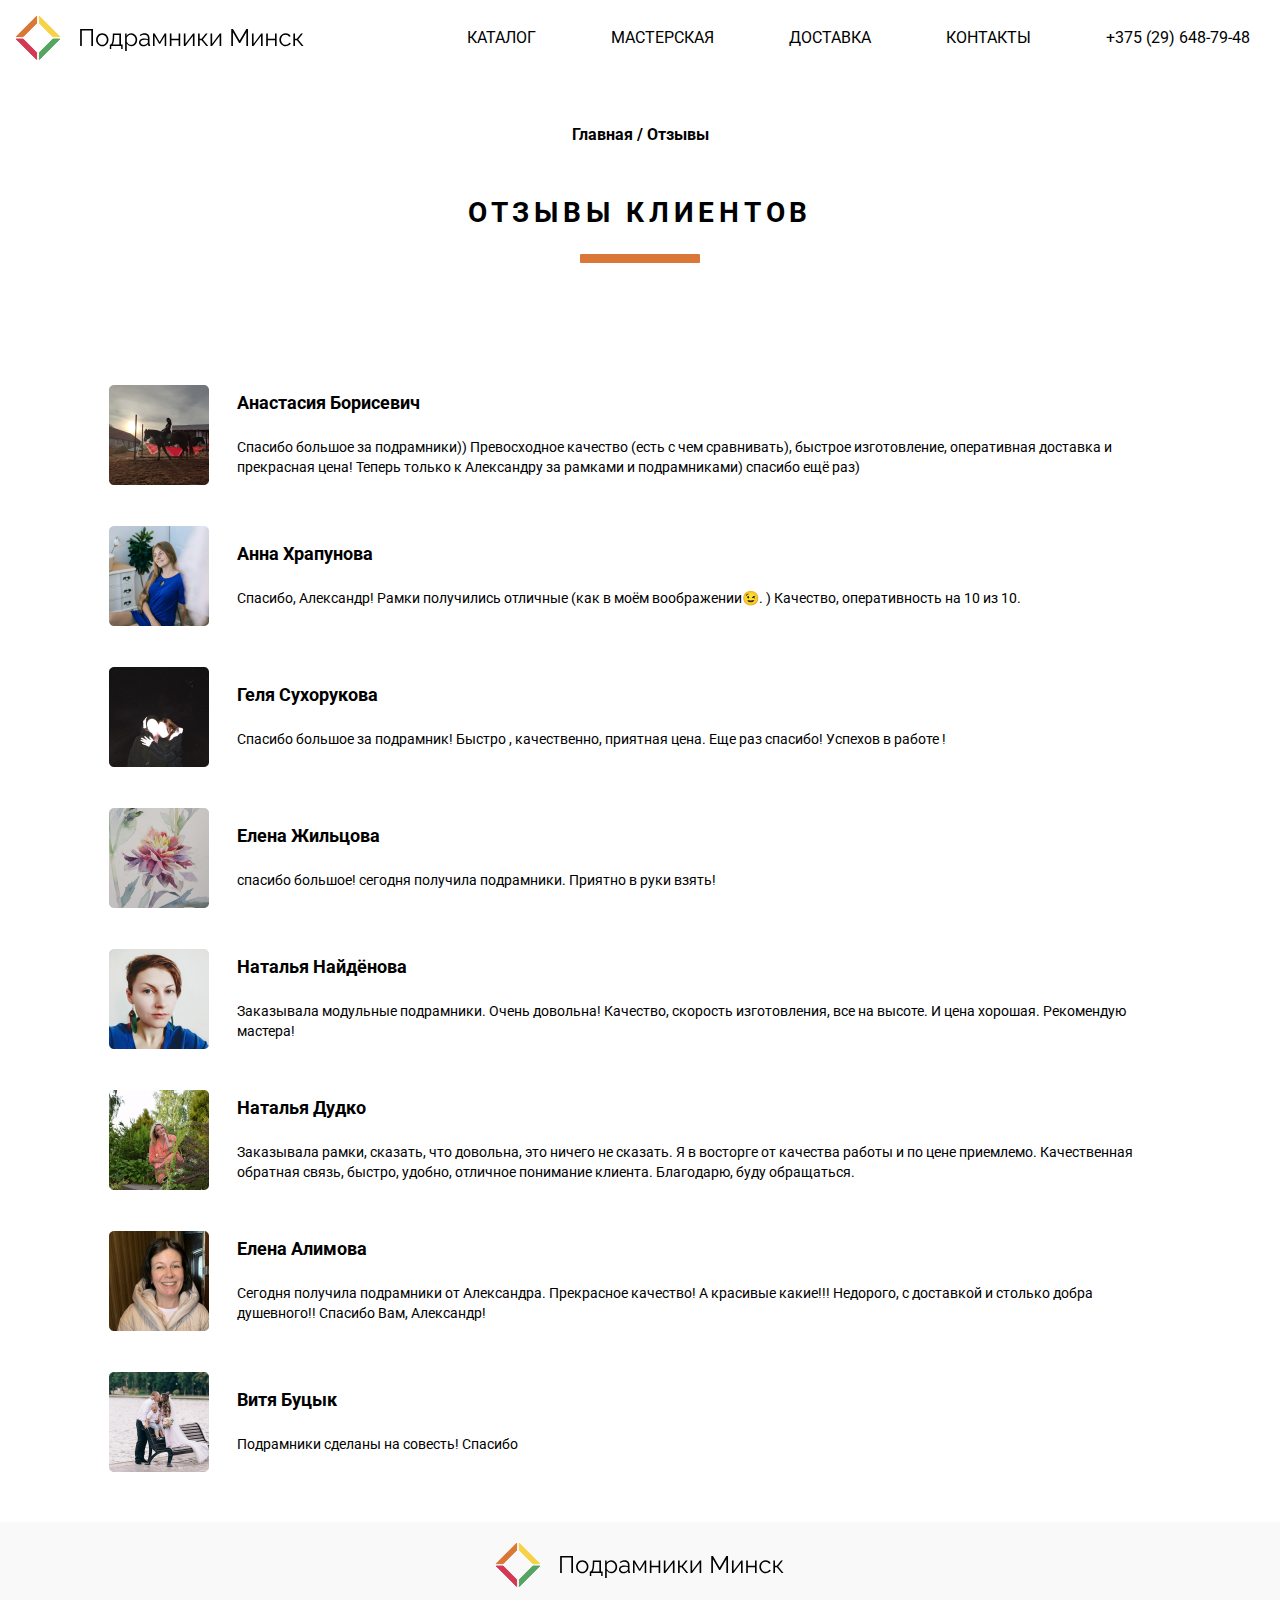
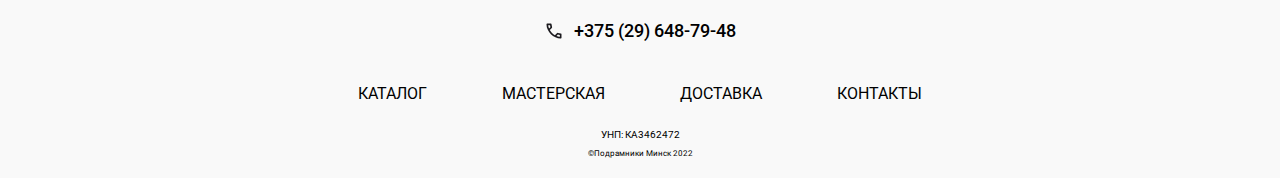
<file: pages/feedback.html>
<!DOCTYPE html>
<html lang="ru">
<head>
    <meta charset="UTF-8">
    <meta
            name="viewport"
            content="width=device-width, user-scalable=no, initial-scale=1.0, maximum-scale=1.0, minimum-scale=1.0"
    >
    <meta
            http-equiv="X-UA-Compatible"
            content="ie=edge"
    >

    <meta
            name="description"
            content="Прочитать отзывы о подрамниках для холстов Минск. Узнать о качестве изделия и услуг по доставке"
    >

    <meta name="author" content="Levkovich Aleksandr/aleksandr.levkovicha@gmail.com">

    <meta name="keywords" content="подрамники для холстов, минск, доставка">

    <link rel="icon" type="image/png" href="../img/favicon.png">

    <link rel="preconnect" href="https://fonts.googleapis.com">
    <link rel="preconnect" href="https://fonts.gstatic.com" crossorigin>
    <link
            href="https://fonts.googleapis.com/css2?family=Roboto:ital,wght@0,100;0,300;0,400;0,500;0,700;0,900;1,100;1,300;1,400;1,500;1,700;1,900&display=swap"
            rel="stylesheet"
    >

    <link
            rel="stylesheet"
            href="../css/style.css"
    >

    <link rel="stylesheet" href="../css/adaptive.css">

    <title>Подрамники для холстов "Подрамок" - отзывы</title>
</head>

<body>
<div class="wrapper">
    <header role="banner" class="header">
        <div class="header__container">
            <div class="header__body">
                <a href="../index.html" class="header__logo logo">
                    <img src="../img/logo.svg" alt="Логотип подрамок" title="Подрамок">
                </a>

                <div class="header__burger"><span></span></div>

                <nav id="menu" class="header__menu menu">
                    <div class="menu__body">
                        <ul class="menu__list">
                            <li class="menu__item">
                                <a href="catalog.html" class="menu__link">Каталог</a>
                            </li>
                            <li class="menu__item">
                                <a href="workshop.html" class="menu__link">Мастерская</a>
                            </li>
                            <li class="menu__item">
                                <a href="delivery.html" class="menu__link">Доставка</a>
                            </li>
                            <li class="menu__item">
                                <a href="contacts.html" class="menu__link">Контакты</a>
                            </li>
                            <li class="menu__item">
                                <a href="tel:+375 (29) 648-79-48" class="menu__link menu__link_phone">
                                    +375 (29) 648-79-48
                                </a>
                            </li>
                        </ul>
                    </div>
                </nav>
            </div>
        </div>
    </header>

    <main class="main">
        <section class="feedback">
            <div class="feedback__container">
                <div class="feedback__breadcrumbs breadcrumbs">
                    <a href="../index.html">Главная</a> / Отзывы
                </div>

                <h1 class="feedback__title title">
                    Отзывы клиентов
                </h1>

                <div class="feedback__cards">
                    </article>
                </div>

            </div>
        </section>
    </main>

    <footer role="contentinfo" class="footer">
        <div class="footer__container">
            <div class="footer__logo">
                <a href="../index.html" class="logo">
                    <img src="../img/logo.svg" alt="Логотип подрамок" title="Подрамок">
                </a>
            </div>

            <div class="contact__info">
                <div class="contact__phone">
                    <svg width="20" height="20" viewBox="0 0 50 50" fill="none" xmlns="http://www.w3.org/2000/svg">
                        <mask
                                id="mask0_431_352" style="mask-type:alpha" maskUnits="userSpaceOnUse" x="0" y="0"
                                width="50" height="50"
                        >
                            <rect width="50" height="50" fill="#D9D9D9" />
                        </mask>
                        <g mask="url(#mask0_431_352)">
                            <path
                                    d="M41.5625 43.75C37.0833 43.75 32.7174 42.7514 28.4646 40.7542C24.2104 38.7583 20.4431 36.1194 17.1625 32.8375C13.8806 29.5569 11.2417 25.7896 9.24583 21.5354C7.24861 17.2826 6.25 12.9167 6.25 8.4375C6.25 7.8125 6.45833 7.29167 6.875 6.875C7.29167 6.45833 7.8125 6.25 8.4375 6.25H16.875C17.3611 6.25 17.7951 6.40625 18.1771 6.71875C18.559 7.03125 18.7847 7.43056 18.8542 7.91667L20.2083 15.2083C20.2778 15.6944 20.2694 16.1368 20.1833 16.5354C20.0958 16.9354 19.8958 17.2917 19.5833 17.6042L14.5312 22.7083C15.9896 25.2083 17.8215 27.5521 20.0271 29.7396C22.2312 31.9271 24.6528 33.8194 27.2917 35.4167L32.1875 30.5208C32.5 30.2083 32.9083 29.9736 33.4125 29.8167C33.9153 29.6611 34.4097 29.6181 34.8958 29.6875L42.0833 31.1458C42.5694 31.25 42.9687 31.484 43.2812 31.8479C43.5937 32.2132 43.75 32.6389 43.75 33.125V41.5625C43.75 42.1875 43.5417 42.7083 43.125 43.125C42.7083 43.5417 42.1875 43.75 41.5625 43.75ZM12.5521 18.75L15.9896 15.3125L15.1042 10.4167H10.4688C10.6424 11.8403 10.8854 13.2465 11.1979 14.6354C11.5104 16.0243 11.9618 17.3958 12.5521 18.75ZM31.1979 37.3958C32.5521 37.9861 33.9326 38.4549 35.3396 38.8021C36.7451 39.1493 38.1597 39.375 39.5833 39.4792V34.8958L34.6875 33.9062L31.1979 37.3958Z"
                                    fill="#1C1B1F"
                            />
                        </g>
                    </svg>


                    <a href="tel:+375 (29) 648-79-48">
                        +375 (29) 648-79-48
                    </a>
                </div>
            </div>

            <nav id="footer-menu" class="footer__menu menu">
                <div class="menu__body">
                    <ul class="menu__list">
                        <li class="menu__item">
                            <a href="catalog.html" class="menu__link">Каталог</a>
                        </li>
                        <li class="menu__item">
                            <a href="workshop.html" class="menu__link">Мастерская</a>
                        </li>
                        <li class="menu__item">
                            <a href="delivery.html" class="menu__link">Доставка</a>
                        </li>
                        <li class="menu__item">
                            <a href="contacts.html" class="menu__link">Контакты</a>
                        </li>
                    </ul>
                </div>
            </nav>

            <div class="custom">
                <small>УНП: КА3462472</small>
            </div>

            <div class="copyright">
                ©Подрамники Минск 2022
            </div>
        </div>
    </footer>
</div>
<script src="../js/feedback.js"></script>
<script src="../js/burger.js"></script>
</body>
</html>
</file>
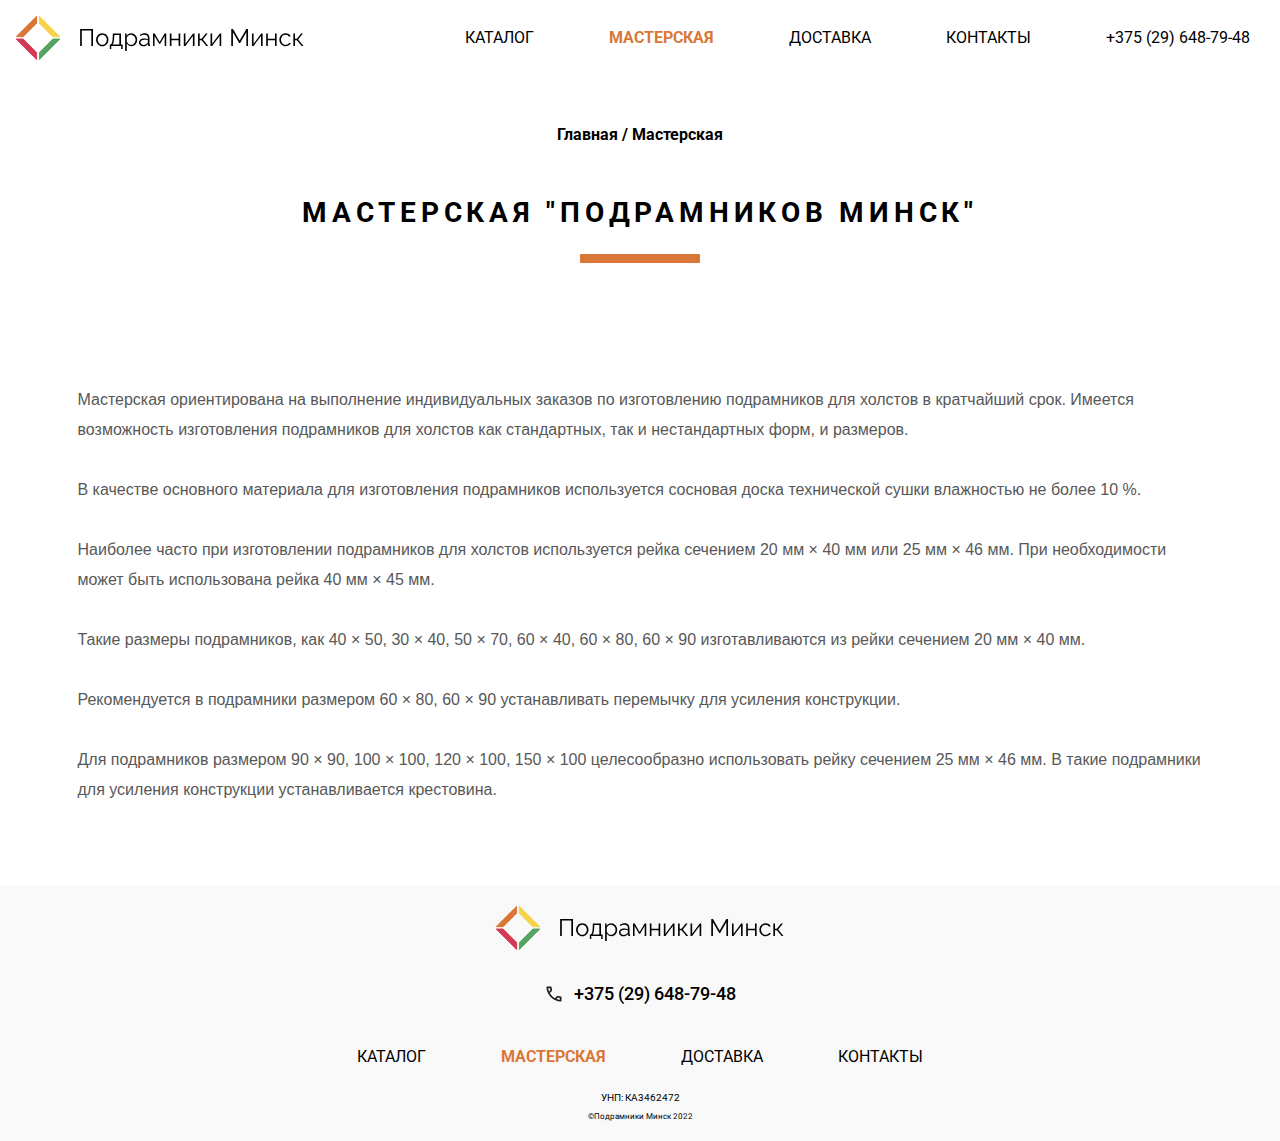
<file: pages/workshop.html>
<!DOCTYPE html>
<html lang="ru">
<head>
    <meta charset="UTF-8">
    <meta
            name="viewport"
            content="width=device-width, user-scalable=no, initial-scale=1.0, maximum-scale=1.0, minimum-scale=1.0"
    >
    <meta
            http-equiv="X-UA-Compatible"
            content="ie=edge"
    >

    <meta
            name="description"
            content="Узнайте об ассортименте подрамников, особенностях конструкции предлагаемых формах"
    >

    <meta name="author" content="Levkovich Aleksandr/aleksandr.levkovicha@gmail.com">

    <meta name="keywords" content="подрамники для холстов, минск, доставка">

    <link rel="icon" type="image/png" href="../img/favicon.png">

    <link rel="preconnect" href="https://fonts.googleapis.com">
    <link rel="preconnect" href="https://fonts.gstatic.com" crossorigin>
    <link
            href="https://fonts.googleapis.com/css2?family=Roboto:ital,wght@0,100;0,300;0,400;0,500;0,700;0,900;1,100;1,300;1,400;1,500;1,700;1,900&display=swap"
            rel="stylesheet"
    >

    <link
            rel="stylesheet"
            href="../css/style.css"
    >

    <link rel="stylesheet" href="../css/adaptive.css">

    <title>Подрамники для холстов "Подрамок" - мастерская</title>
</head>

<body>
<div class="wrapper">
    <header role="banner" class="header">
        <div class="header__container">
            <div class="header__body">
                <a href="../index.html" class="header__logo logo">
                    <img src="../img/logo.svg" alt="Логотип подрамок" title="Подрамок">
                </a>

                <div class="header__burger"><span></span></div>

                <nav id="menu" class="header__menu menu">
                    <div class="menu__body">
                        <ul class="menu__list">
                            <li class="menu__item">
                                <a href="catalog.html" class="menu__link">Каталог</a>
                            </li>
                            <li class="menu__item">
                                <a class="menu__link active">Мастерская</a>
                            </li>
                            <li class="menu__item">
                                <a href="delivery.html" class="menu__link">Доставка</a>
                            </li>
                            <li class="menu__item">
                                <a href="contacts.html" class="menu__link">Контакты</a>
                            </li>
                            <li class="menu__item">
                                <a href="tel:+375 (29) 648-79-48" class="menu__link menu__link_phone">
                                    +375 (29) 648-79-48
                                </a>
                            </li>
                        </ul>
                    </div>
                </nav>
            </div>
        </div>
    </header>

    <main class="main">
        <section class="workshop">
            <div class="workshop__container">
                <div class="workshop__breadcrumbs breadcrumbs">
                    <a href="../index.html">Главная</a> / Мастерская
                </div>

                <h1 class="workshop__title title">
                    Мастерская "Подрамников Минск"
                </h1>

                <article class="workshop__text">
                    <p>
                        Мастерская ориентирована на выполнение индивидуальных заказов по изготовлению подрамников для
                        холстов в кратчайший срок.
                        Имеется возможность изготовления подрамников для холстов как стандартных, так и нестандартных
                        форм, и размеров.
                    </p>

                    <p>
                        В качестве основного материала для изготовления подрамников используется сосновая доска
                        технической сушки влажностью не более 10 %.
                    </p>

                    <p>
                        Наиболее часто при изготовлении подрамников для холстов используется рейка сечением 20 мм × 40
                        мм или 25 мм × 46 мм. При необходимости может быть использована рейка 40 мм × 45 мм.
                    </p>

                    <p>Такие размеры подрамников, как 40 × 50, 30 × 40, 50 × 70, 60 × 40, 60 × 80, 60 × 90
                       изготавливаются из рейки сечением 20 мм × 40 мм.
                    </p>

                    <p>
                        Рекомендуется в подрамники размером 60 × 80, 60 × 90 устанавливать перемычку для усиления
                        конструкции.
                    </p>

                    <p>
                        Для подрамников размером 90 × 90, 100 × 100, 120 × 100, 150 × 100 целесообразно использовать
                        рейку сечением 25 мм × 46 мм. В такие подрамники для усиления конструкции устанавливается
                        крестовина.
                    </p>
                </article>
            </div>
        </section>
    </main>

    <footer role="contentinfo" class="footer">
        <div class="footer__container">
            <div class="footer__logo">
                <a href="../index.html" class="logo">
                    <img src="../img/logo.svg" alt="Логотип подрамок" title="Подрамок">
                </a>
            </div>

            <div class="contact__info">
                <div class="contact__phone">
                    <svg width="20" height="20" viewBox="0 0 50 50" fill="none" xmlns="http://www.w3.org/2000/svg">
                        <mask
                                id="mask0_431_352" style="mask-type:alpha" maskUnits="userSpaceOnUse" x="0" y="0"
                                width="50" height="50"
                        >
                            <rect width="50" height="50" fill="#D9D9D9" />
                        </mask>
                        <g mask="url(#mask0_431_352)">
                            <path
                                    d="M41.5625 43.75C37.0833 43.75 32.7174 42.7514 28.4646 40.7542C24.2104 38.7583 20.4431 36.1194 17.1625 32.8375C13.8806 29.5569 11.2417 25.7896 9.24583 21.5354C7.24861 17.2826 6.25 12.9167 6.25 8.4375C6.25 7.8125 6.45833 7.29167 6.875 6.875C7.29167 6.45833 7.8125 6.25 8.4375 6.25H16.875C17.3611 6.25 17.7951 6.40625 18.1771 6.71875C18.559 7.03125 18.7847 7.43056 18.8542 7.91667L20.2083 15.2083C20.2778 15.6944 20.2694 16.1368 20.1833 16.5354C20.0958 16.9354 19.8958 17.2917 19.5833 17.6042L14.5312 22.7083C15.9896 25.2083 17.8215 27.5521 20.0271 29.7396C22.2312 31.9271 24.6528 33.8194 27.2917 35.4167L32.1875 30.5208C32.5 30.2083 32.9083 29.9736 33.4125 29.8167C33.9153 29.6611 34.4097 29.6181 34.8958 29.6875L42.0833 31.1458C42.5694 31.25 42.9687 31.484 43.2812 31.8479C43.5937 32.2132 43.75 32.6389 43.75 33.125V41.5625C43.75 42.1875 43.5417 42.7083 43.125 43.125C42.7083 43.5417 42.1875 43.75 41.5625 43.75ZM12.5521 18.75L15.9896 15.3125L15.1042 10.4167H10.4688C10.6424 11.8403 10.8854 13.2465 11.1979 14.6354C11.5104 16.0243 11.9618 17.3958 12.5521 18.75ZM31.1979 37.3958C32.5521 37.9861 33.9326 38.4549 35.3396 38.8021C36.7451 39.1493 38.1597 39.375 39.5833 39.4792V34.8958L34.6875 33.9062L31.1979 37.3958Z"
                                    fill="#1C1B1F"
                            />
                        </g>
                    </svg>


                    <a href="tel:+375 (29) 648-79-48">
                        +375 (29) 648-79-48
                    </a>
                </div>
            </div>

            <nav id="footer-menu" class="footer__menu menu">
                <div class="menu__body">
                    <ul class="menu__list">
                        <li class="menu__item">
                            <a href="catalog.html" class="menu__link">Каталог</a>
                        </li>
                        <li class="menu__item">
                            <a class="menu__link active">Мастерская</a>
                        </li>
                        <li class="menu__item">
                            <a href="delivery.html" class="menu__link">Доставка</a>
                        </li>
                        <li class="menu__item">
                            <a href="contacts.html" class="menu__link">Контакты</a>
                        </li>
                    </ul>
                </div>
            </nav>

            <div class="custom">
                <small>УНП: КА3462472</small>
            </div>

            <div class="copyright">
                ©Подрамники Минск 2022
            </div>
        </div>
    </footer>
</div>
<script src="../js/burger.js"></script>
</body>
</html>
</file>
<file: css/adaptive.css>
@media (min-width: 1441px) {
    .why {
        padding-top:      70px;
        background-color: #F9F9F9;
        }

    .navbar {
        left: 75px;
        }
    }

@media (max-width: 1161px) {
    .menu__list {
        gap: 35px;
        }

    .reviews__items {
        max-width: 880px;
        gap:       25px;
        }

    .reviews__item {
        background-image: url("../img/podramnik320.png");
        padding:          10px;
        width:            275px;
        height:           365px;
        }

    .item__body {
        padding: 70px 0 0 22px;
        }

    .item__review {
        font-weight: 400;
        line-height: 20px;
        }

    }

@media (max-width: 1087px) {
    [class*="__container"] {
        max-width: 970px;
        }

    /*=====================================================*/
    .menu__list {
        gap: 25px;
        }

    /*=====================================================*/
    .reviews__items {
        max-width: 880px;
        gap:       25px;
        }

    .reviews__item {
        background-image: url("../img/podramnik320.png");
        padding:          10px;
        width:            275px;
        height:           365px;
        }

    .item__body {
        padding: 70px 0 0 22px;
        }

    .item__review {
        font-weight: 400;
        line-height: 20px;
        }


    /*=====================================================*/
    .feedback__cards {
        width: 100%;
        }

    /*=====================================================*/
    .card {
        width: 100%;
        }

    .card__reviews {
        width: 100%;
        }


    }

@media (max-width: 1300px) {
    .get-started {
        height:           550px;
        padding-top:      100px;
        background-image: url("../img/getStarted/background1300.png");
        }

    .why {
        background-image: url("../img/Why/background1300.png");
        }

    .contact {
        background-image: url("../img/Contact/background1300.png");
        }

    /*=====================================================*/
    .service {
        align-items:     center;
        justify-content: center;
        gap:             30px;
        padding:         10px;
        }

    .service__text p {
        max-width: 830px;
        }

    /*=====================================================*/
    .delivery__col {
        text-align: center;
        }
    }

@media (max-width: 991.98px) {
    [class*="__container"] {
        max-width: 750px;
        }

    .header__container {

        padding-top:    10px;
        padding-bottom: 10px;
        }

    .header__body {
        flex-direction: column;
        }

    /*=====================================================*/
    .get-started {
        padding-top:      195px;
        padding-bottom:   140px;
        background-image: none;
        }

    .get-started__container {
        align-items: center;
        }

    /*=====================================================*/
    .block-text {
        padding:       0 10px;
        margin-bottom: 40px;
        text-align:    center;
        }

    /*=====================================================*/
    .menu__list {
        gap:            40px;
        padding-bottom: 10px;
        }

    /*=====================================================*/
    .items__item {
        width: 100px;
        }

    /*=====================================================*/
    .why {
        background-image: none;
        }

    /*=====================================================*/
    .contact {
        background-image: none;
        }

    .contact__info {
        align-items: center;
        }

    /*=====================================================*/
    .feedback__cards {
        width: 450px;
        gap:   60px;
        }

    /*=====================================================*/
    .card {
        gap: 30px;
        }

    .card__reviews {
        gap: 10px;
        }

    .card__reviews {
        width: 450px;
        }

    /*=====================================================*/
    .contact-page__content {
        align-items:    center;
        flex-direction: column;
        }

    .contact-page__column {
        width: 100%;
        }
    }

@media (max-width: 767.98px) {
    [class*="__container"] {
        max-width: none;
        }

    .get-started {
        height:          700px;
        display:         flex;
        justify-content: center;
        align-items:     center;
        }

    /*=====================================================*/
    .header__burger {
        display:  block;
        position: relative;
        width:    30px;
        height:   16px;
        z-index:  100;
        }

    .header__burger:before,
    .header__burger:after {
        content:          "";
        background-color: #000;
        position:         absolute;
        width:            100%;
        height:           2px;
        left:             0;
        }

    .header__burger:before {
        top:        0;
        transition: all .3s;
        }

    .header__burger:after {
        bottom:     0;
        transition: all .3s;
        }

    .header__burger.close::before {
        transform:  rotate(45deg);
        top:        7px;
        transition: all .3s;

        }

    .header__burger.close::after {
        transform:  rotate(-45deg);
        bottom:     7px;
        transition: all .3s;

        }

    .header__burger span {
        position:         absolute;
        background-color: #000;
        left:             0;
        width:            100%;
        height:           2px;
        top:              7px;
        transition:       all .3s;
        }

    .header__burger.close span {
        opacity:    0;
        transition: all .3s;

        }

    .header__body {
        flex-direction:  row;
        justify-content: space-between;
        height:          50px;
        }

    .header__menu {
        position: fixed;
        top:      0;
        left:     0;
        width:    100%;
        height:   100%;
        }

    /*=====================================================*/
    .menu {
        width:      100vw;
        height:     100vh;

        padding:    0;

        opacity:    0;
        transform:  translateY(1000px);
        transition: all .3s;
        }

    .menu.open {
        opacity:          1;
        background-color: #F9F9F9;
        padding:          20px;
        transform:        translateY(50px);
        transition:       all .3s;
        }

    .menu__list {
        flex-direction: column;
        gap:            40px;
        }


    /*=====================================================*/
    .get-started__link {
        display:         flex;
        flex-direction:  column;
        justify-content: center;
        align-items:     center;
        }

    /*=====================================================*/
    .about {
        height: 540px;
        }

    .about__text {
        text-align: center;
        }

    /*=====================================================*/
    .block-text {
        padding:       0 10px;
        margin-bottom: 40px;
        text-align:    center;
        }

    /*=====================================================*/
    .reviews__item {
        max-width: 880px;
        }

    /*=====================================================*/
    .why__items {
        gap: 90px;
        }

    /*=====================================================*/
    .card {
        flex-direction: column;
        margin-bottom:  40px;
        gap:            50px;
        }


    .card__reviews {
        align-items: center;
        width:       300px;
        height:      50px;
        gap:         10px;
        }

    .card__text, card__text {
        text-align: center;
        }

    /*=====================================================*/
    .navbar {
        border-radius:   0;
        flex-direction:  row;
        align-items:     center;
        justify-content: center;
        width:           100%;
        height:          70px;
        bottom:          0;
        left:            0;
        padding-bottom:  30px;
        }

    /*=====================================================*/
    #footer-menu {
        display: none;
        }
    }

@media (max-width: 425px) {
    .catalog__services {
        padding: 5px;
        }

    .service__text p {
        width: 100%;
        }
    }


@media (max-width: 375px) {
    .logo {
        flex:     0 0 45px;
        overflow: hidden;
        }

    /*=====================================================*/
    .reviews__item {
        background-image: url("../img/podramnik320.png");
        padding:          10px;
        width:            275px;
        height:           365px;
        }

    /*=====================================================*/
    .why__items {
        gap: 44px;
        }

    /*=====================================================*/
    .item__body {
        padding: 70px 0 0 22px;
        }

    .item__review {
        font-weight: 400;
        line-height: 20px;
        }
    }
</file>
<file: css/style.css>
@import "reset.css";
@import "header.css";
@import "get-started.css";
@import "about.css";
@import "why.css";
@import "reviews.css";
@import "contact.css";
@import "footer.css";
@import "feedback.css";
@import "workshop.css";
@import "catalog.css";
@import "delivery.css";
@import "contact-page.css";

body {
    font-family: "Roboto", sans-serif;
    font-size:   12px;
    }

.wrapper {
    overflow:       hidden;
    display:        flex;
    flex-direction: column;
    min-height:     100%;
    }

.header {
    position:   absolute;
    width:      100%;
    top:        0;
    left:       0;
    right:      0;
    transition: all 1s;
    z-index:    50;
    }

.fix {
    position:         fixed;
    transition:       all 1s;
    background-color: #F9F9F9;
    box-shadow:       0px 4px 4px rgba(0, 0, 0, 0.25);
    }

.hide {
    top:        -100px;
    transition: all 1s;

    }

.main {
    flex: 1 1 auto;
    }

[class*="__container"] {
    max-width: 1330px;
    margin:    0 auto;
    padding:   0 15px;
    }
</file>
